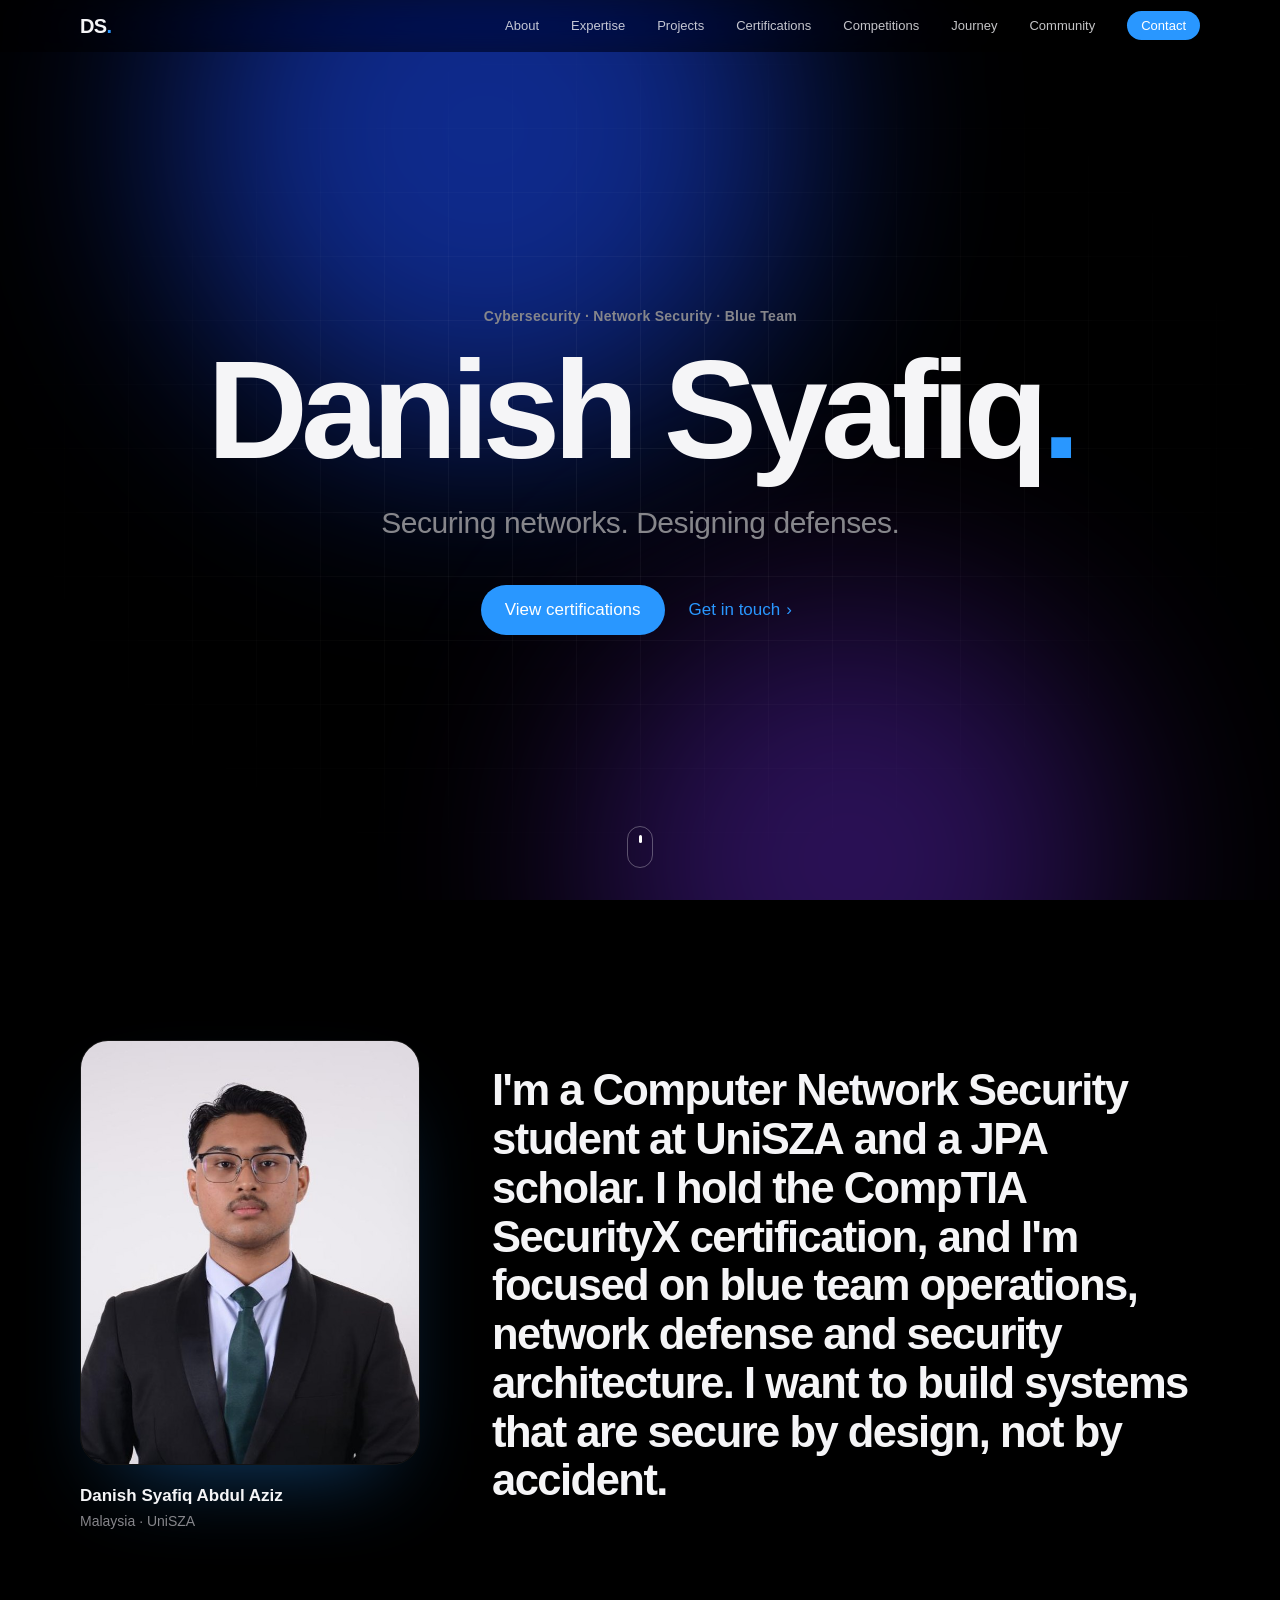
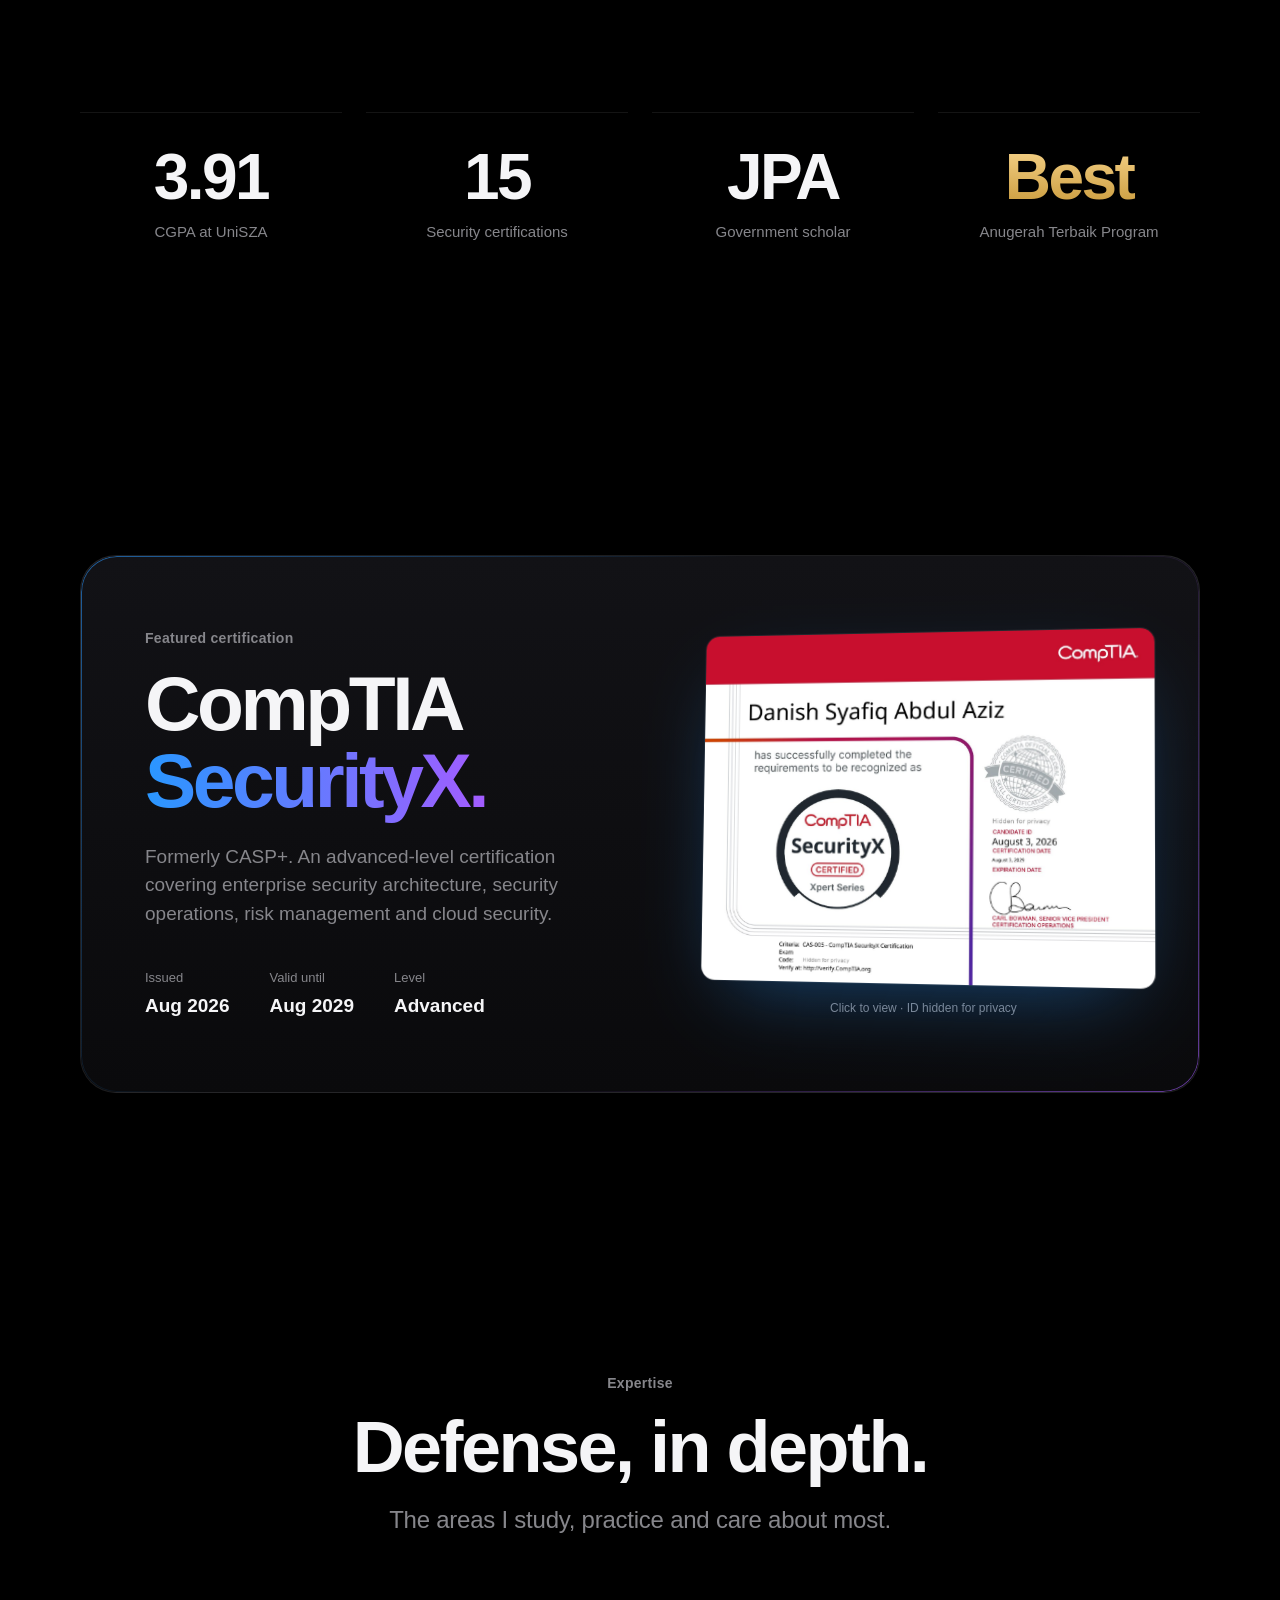
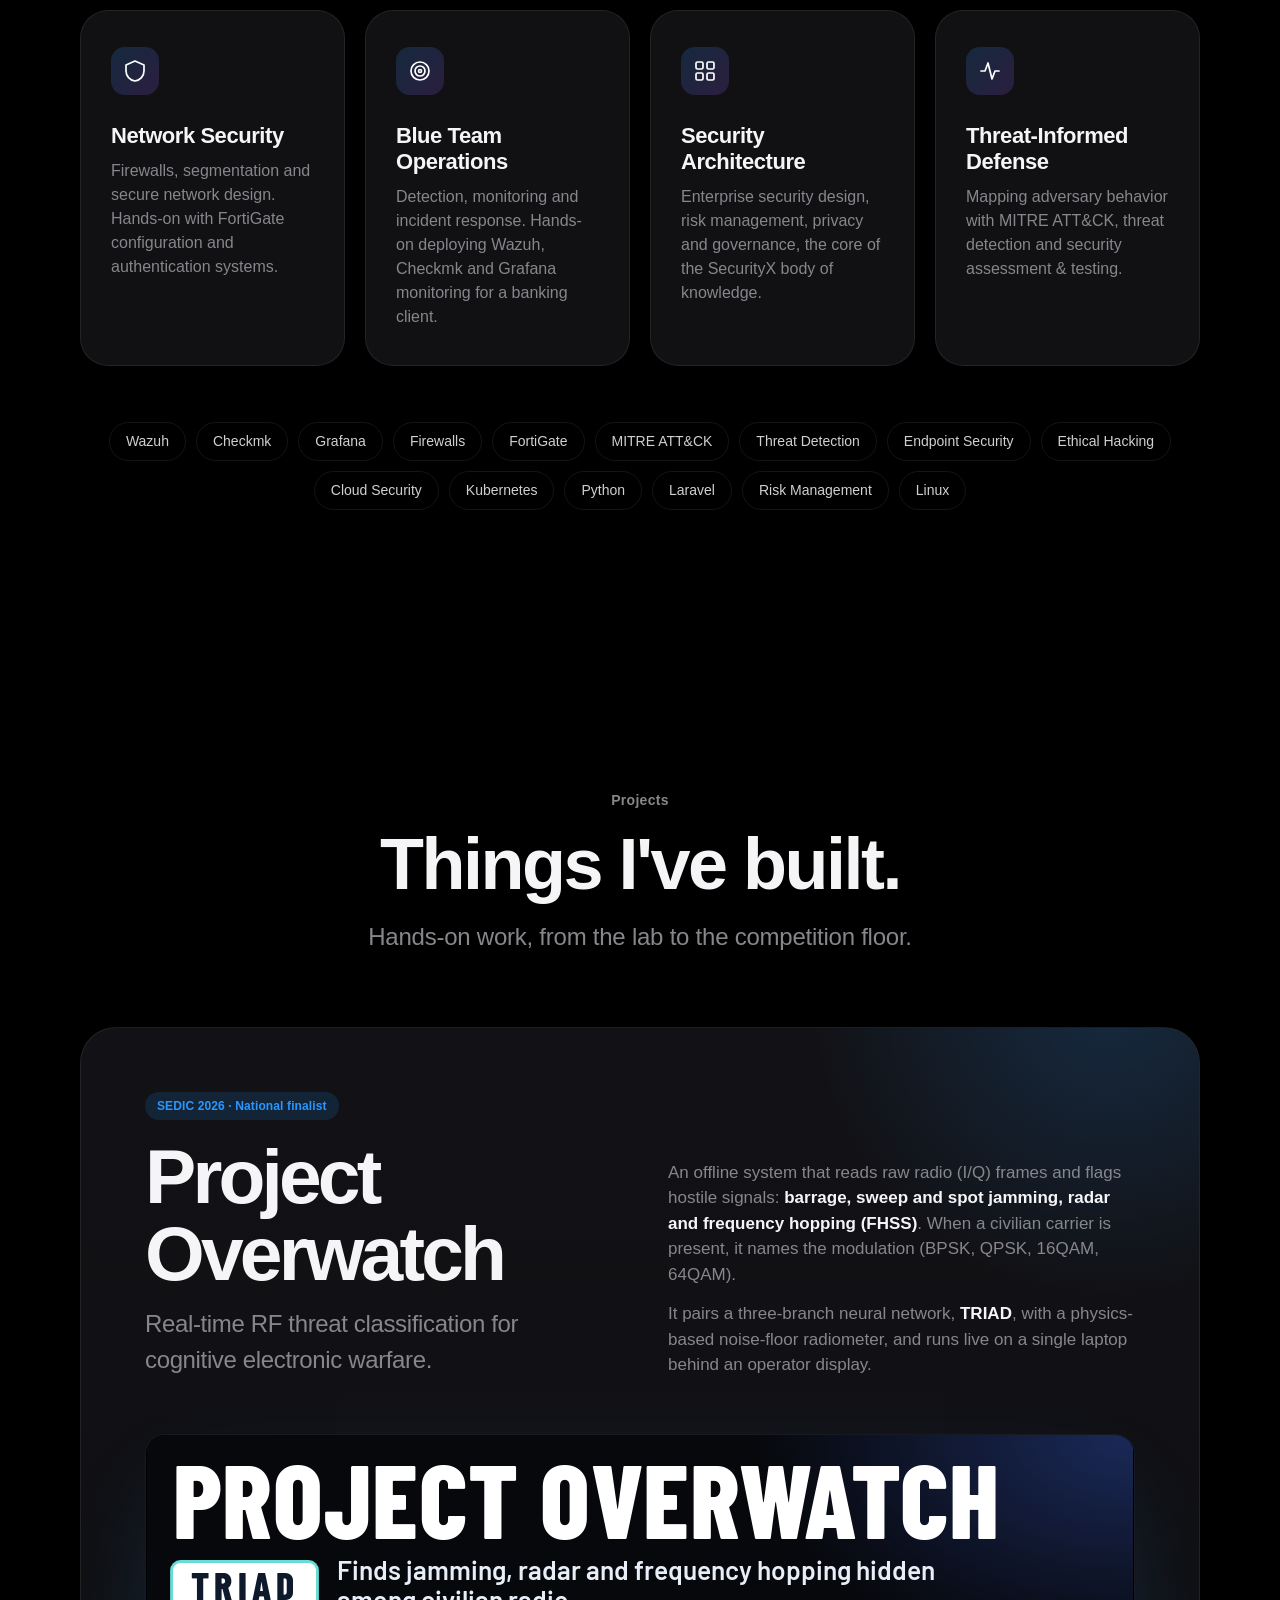
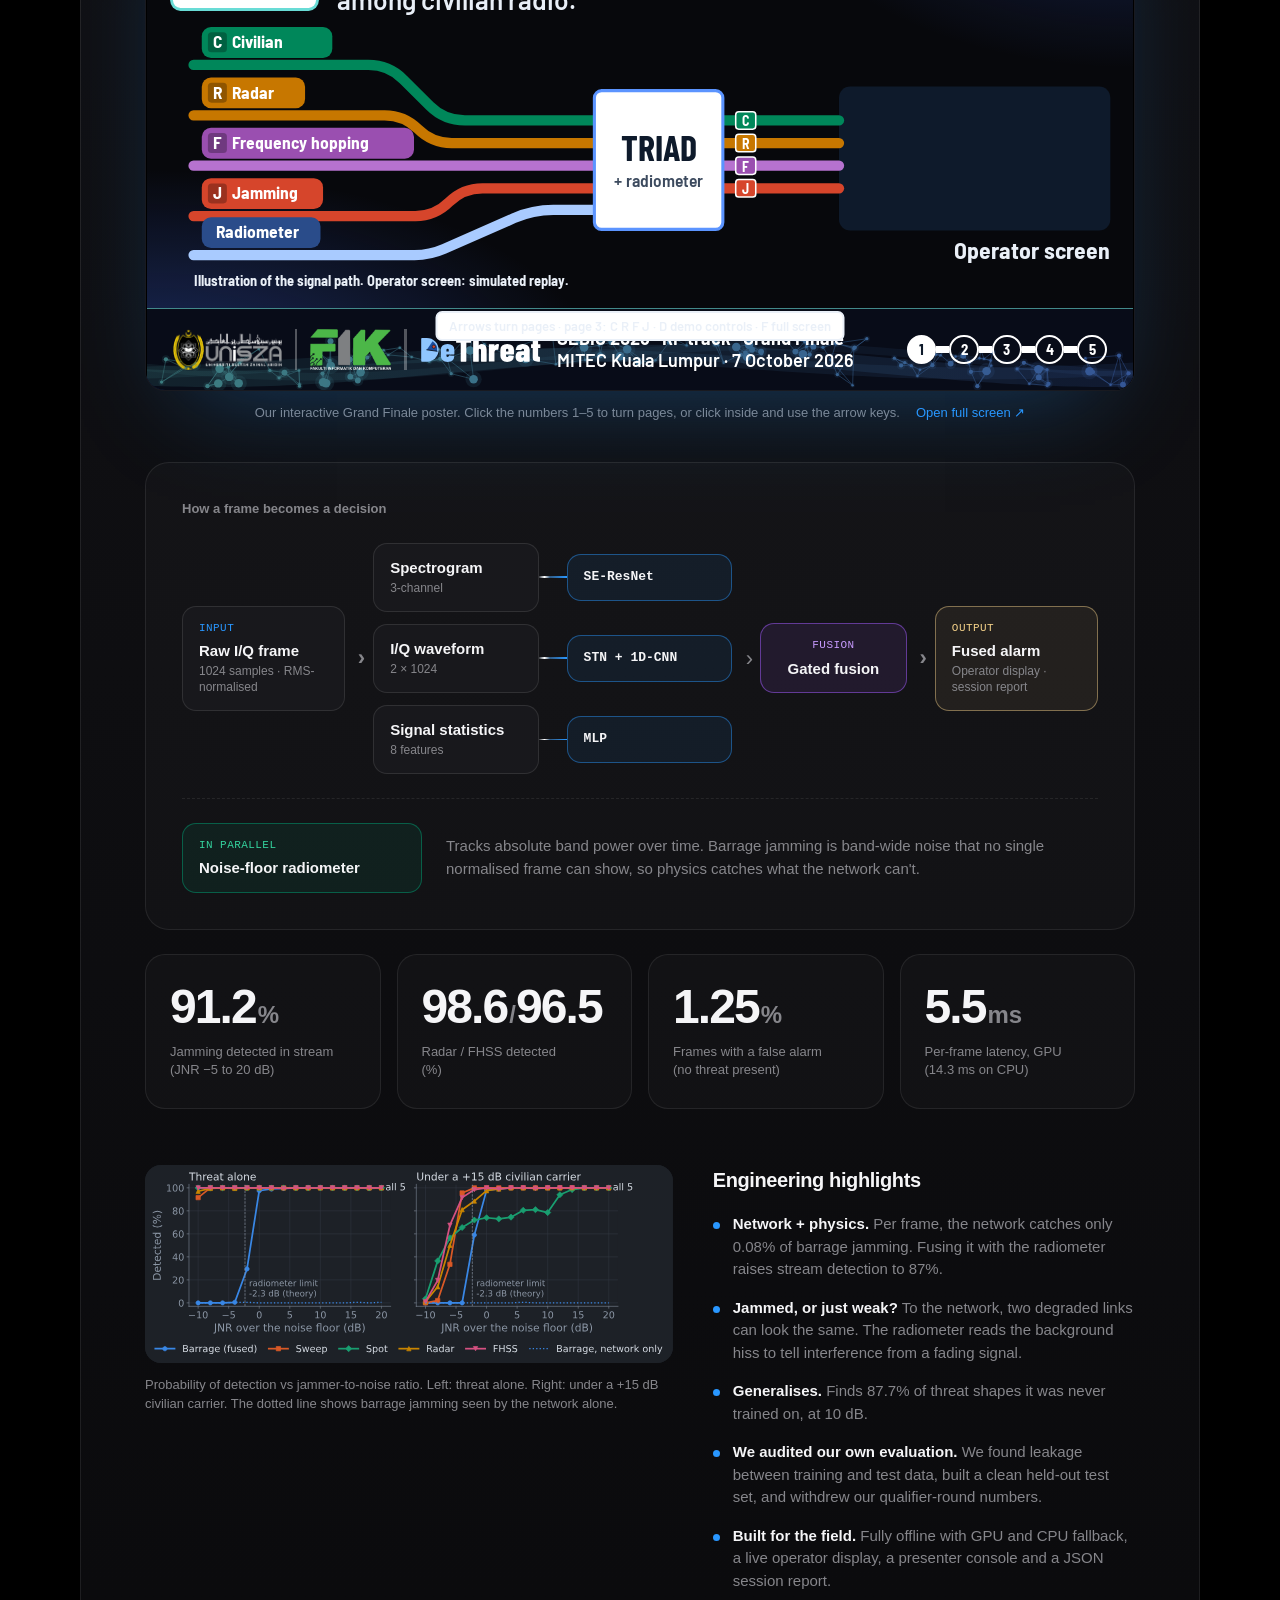
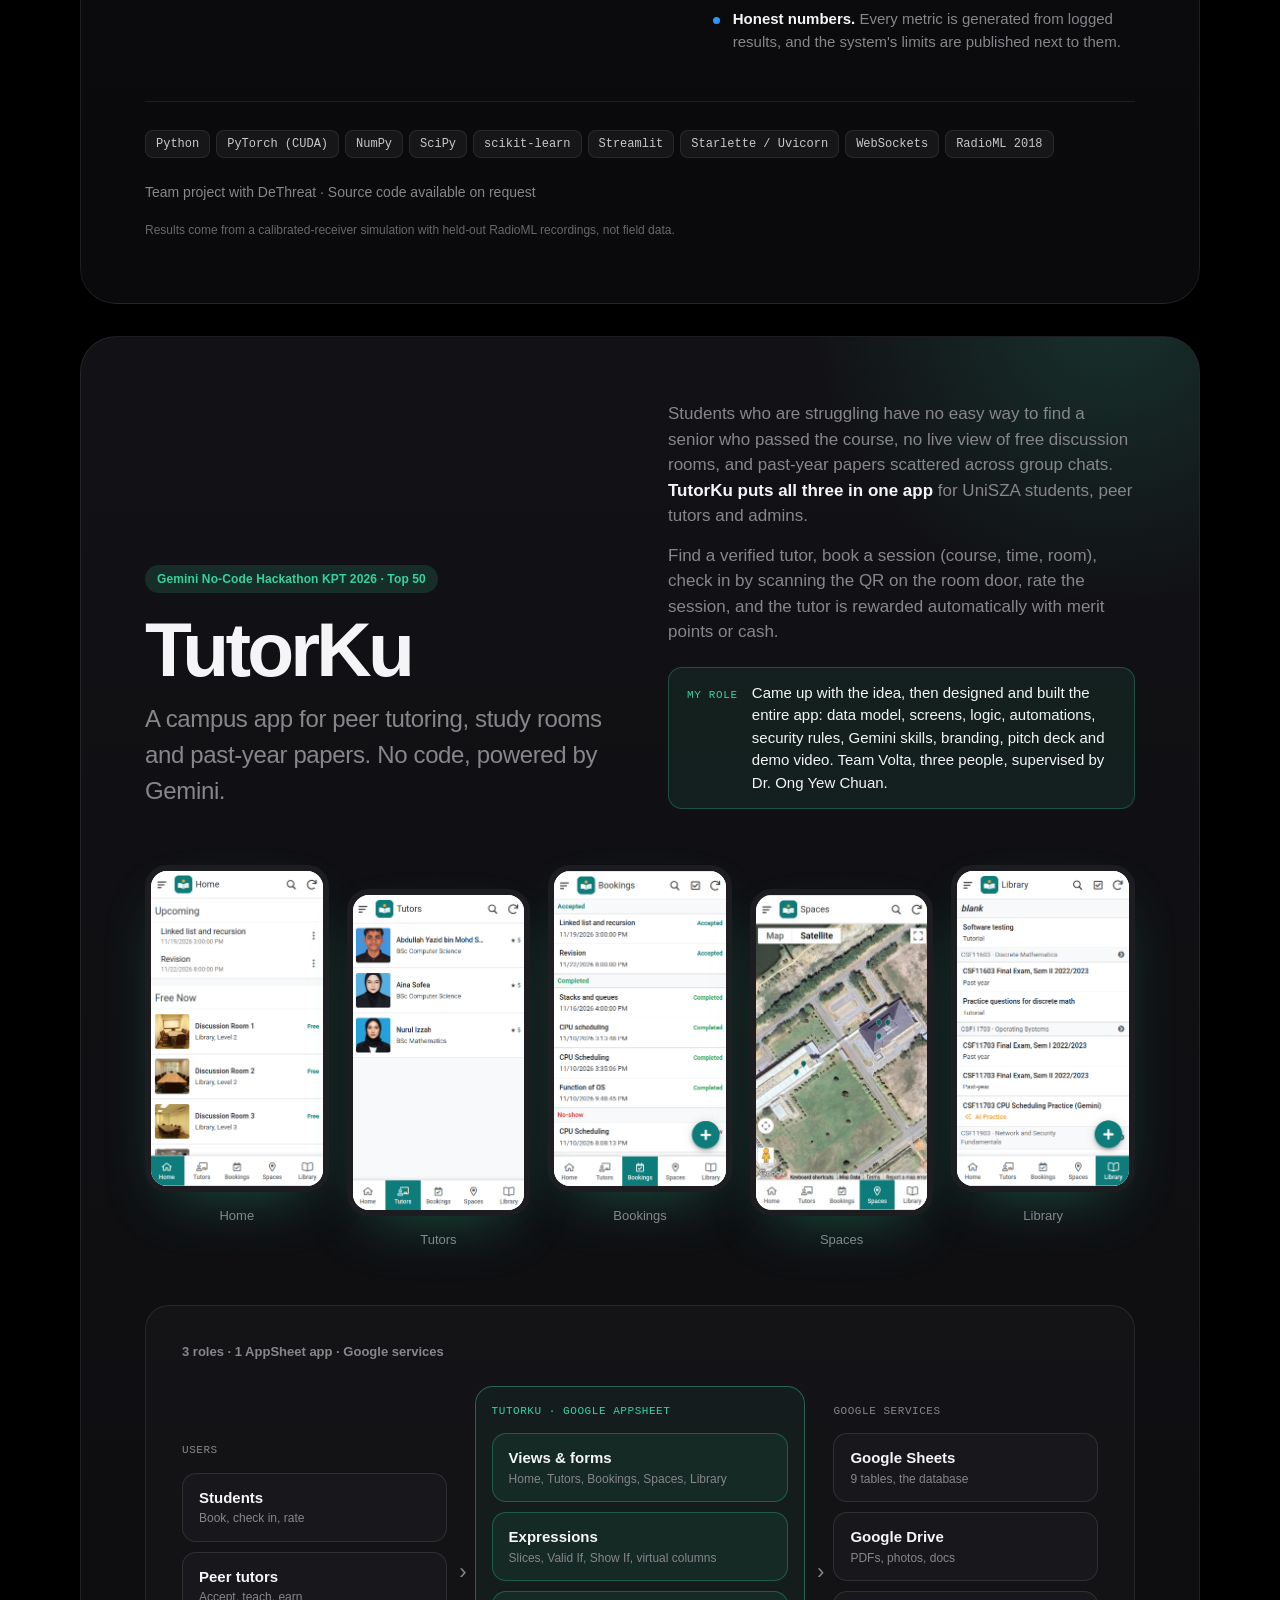
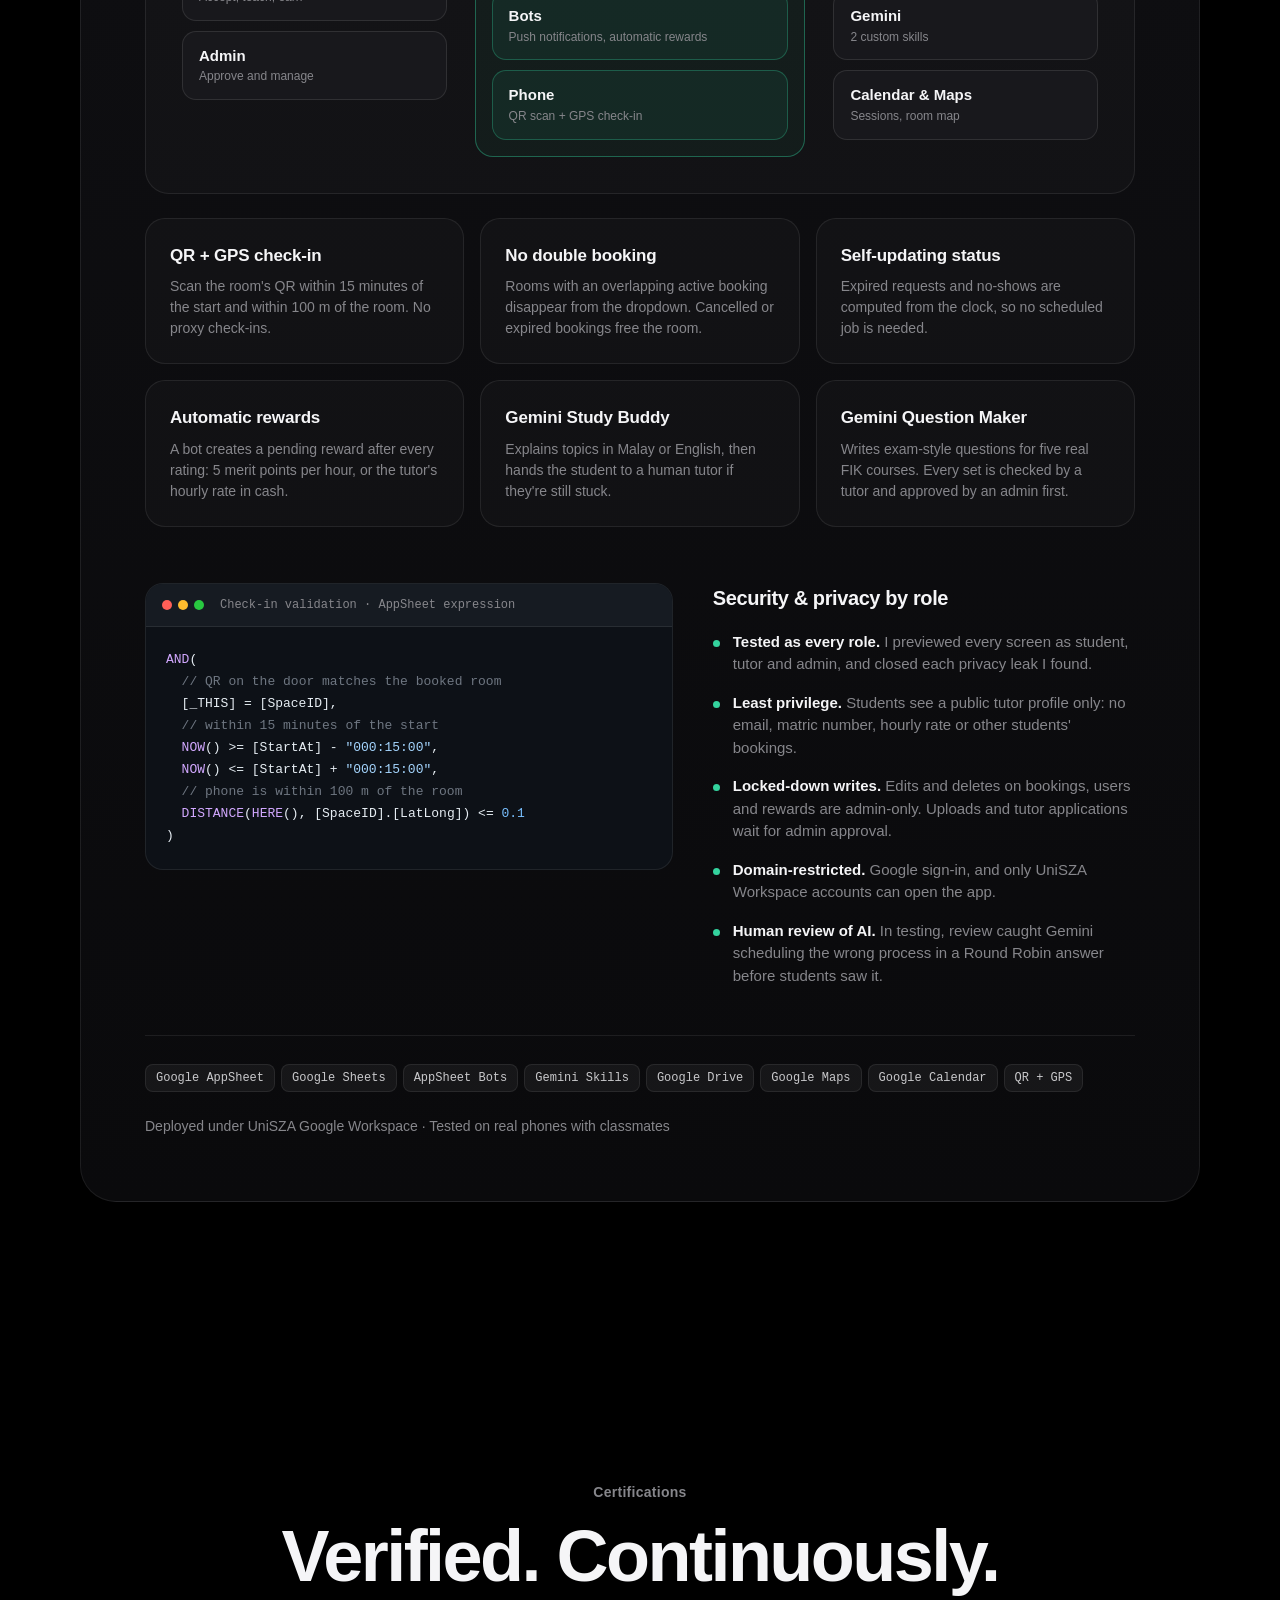
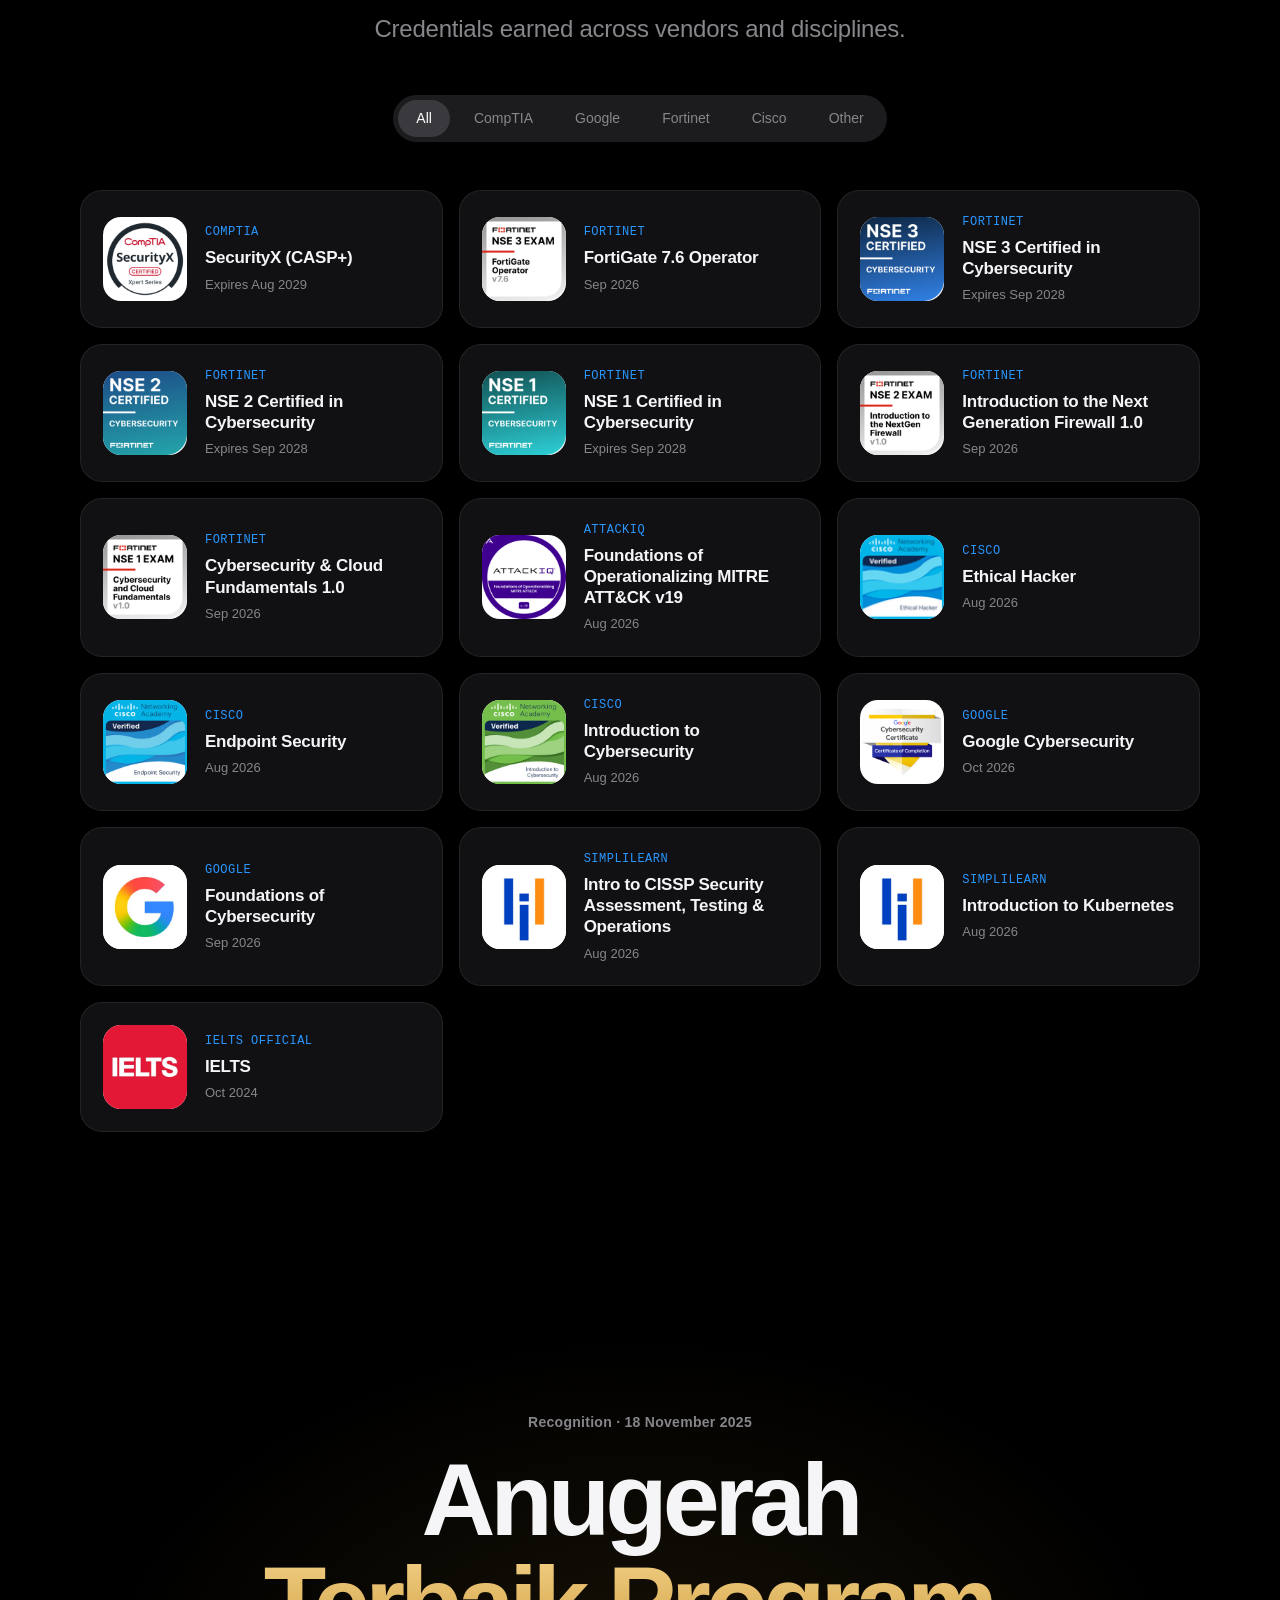
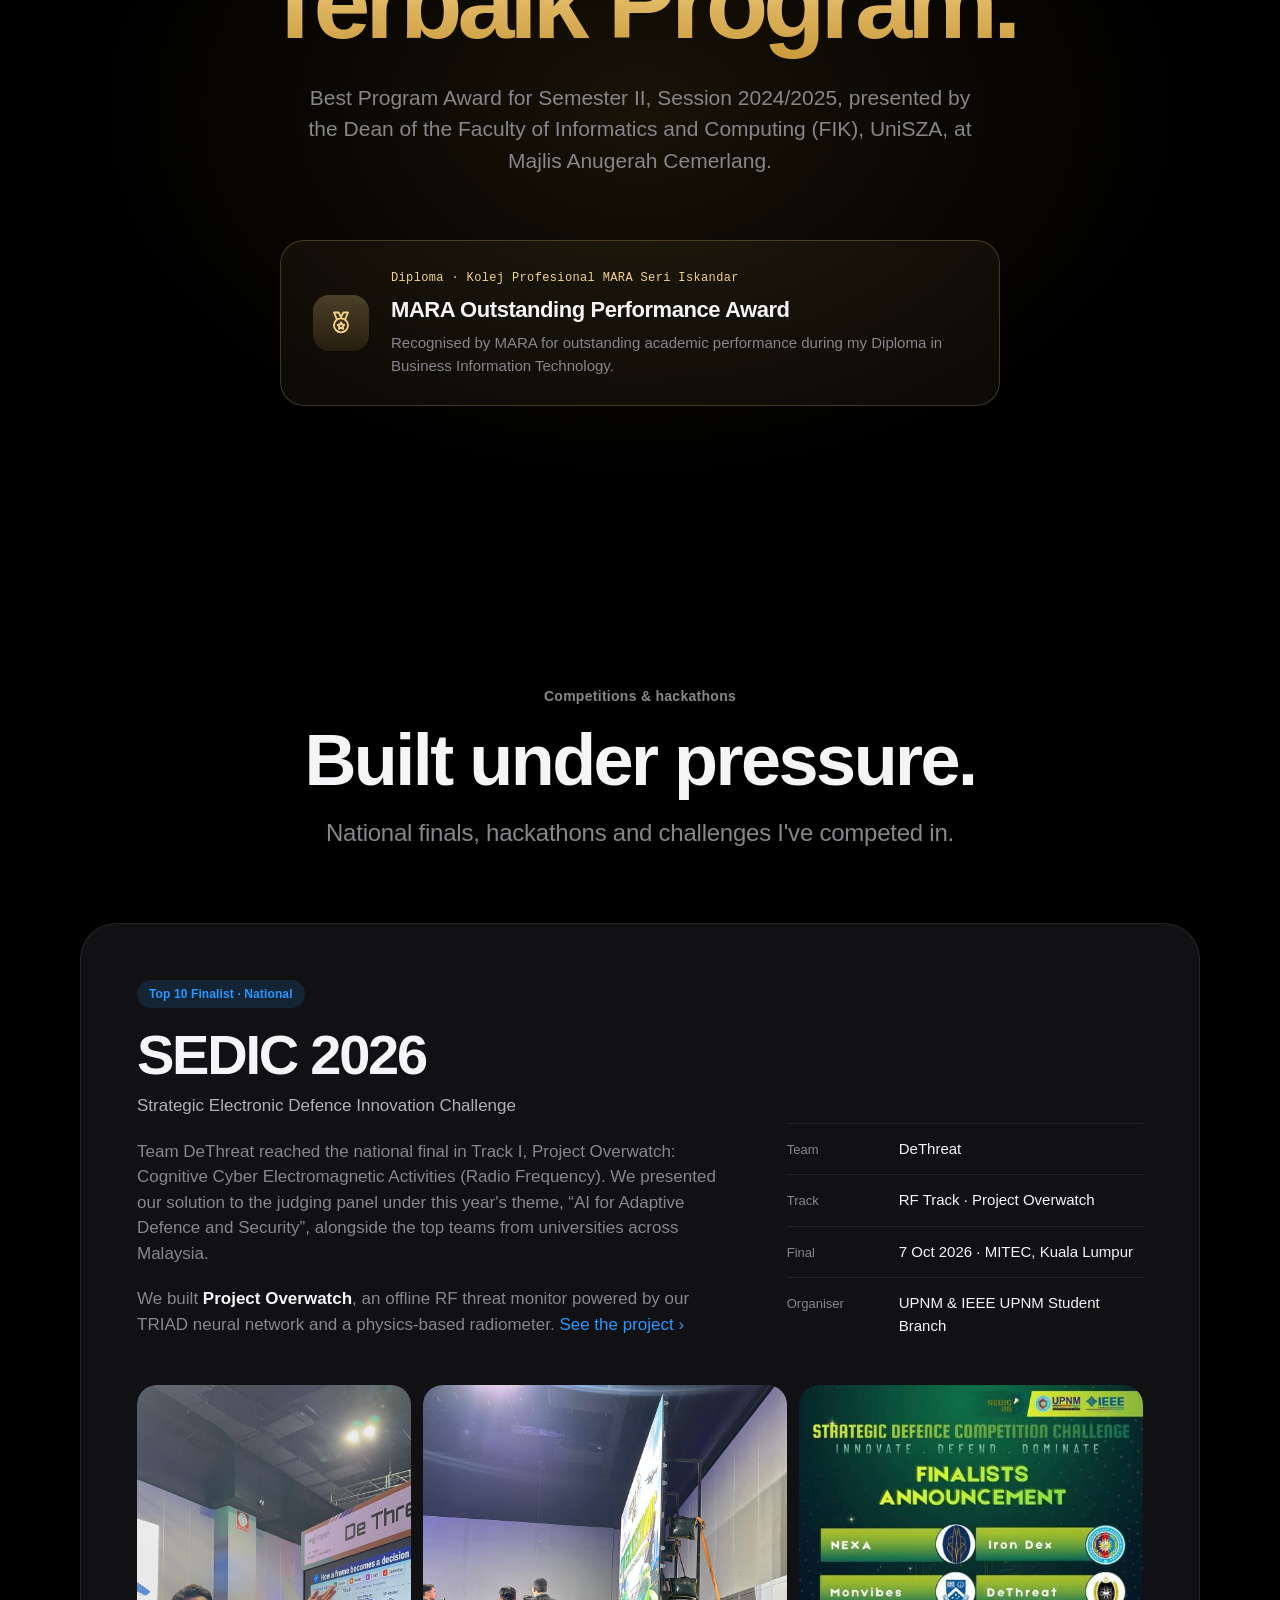
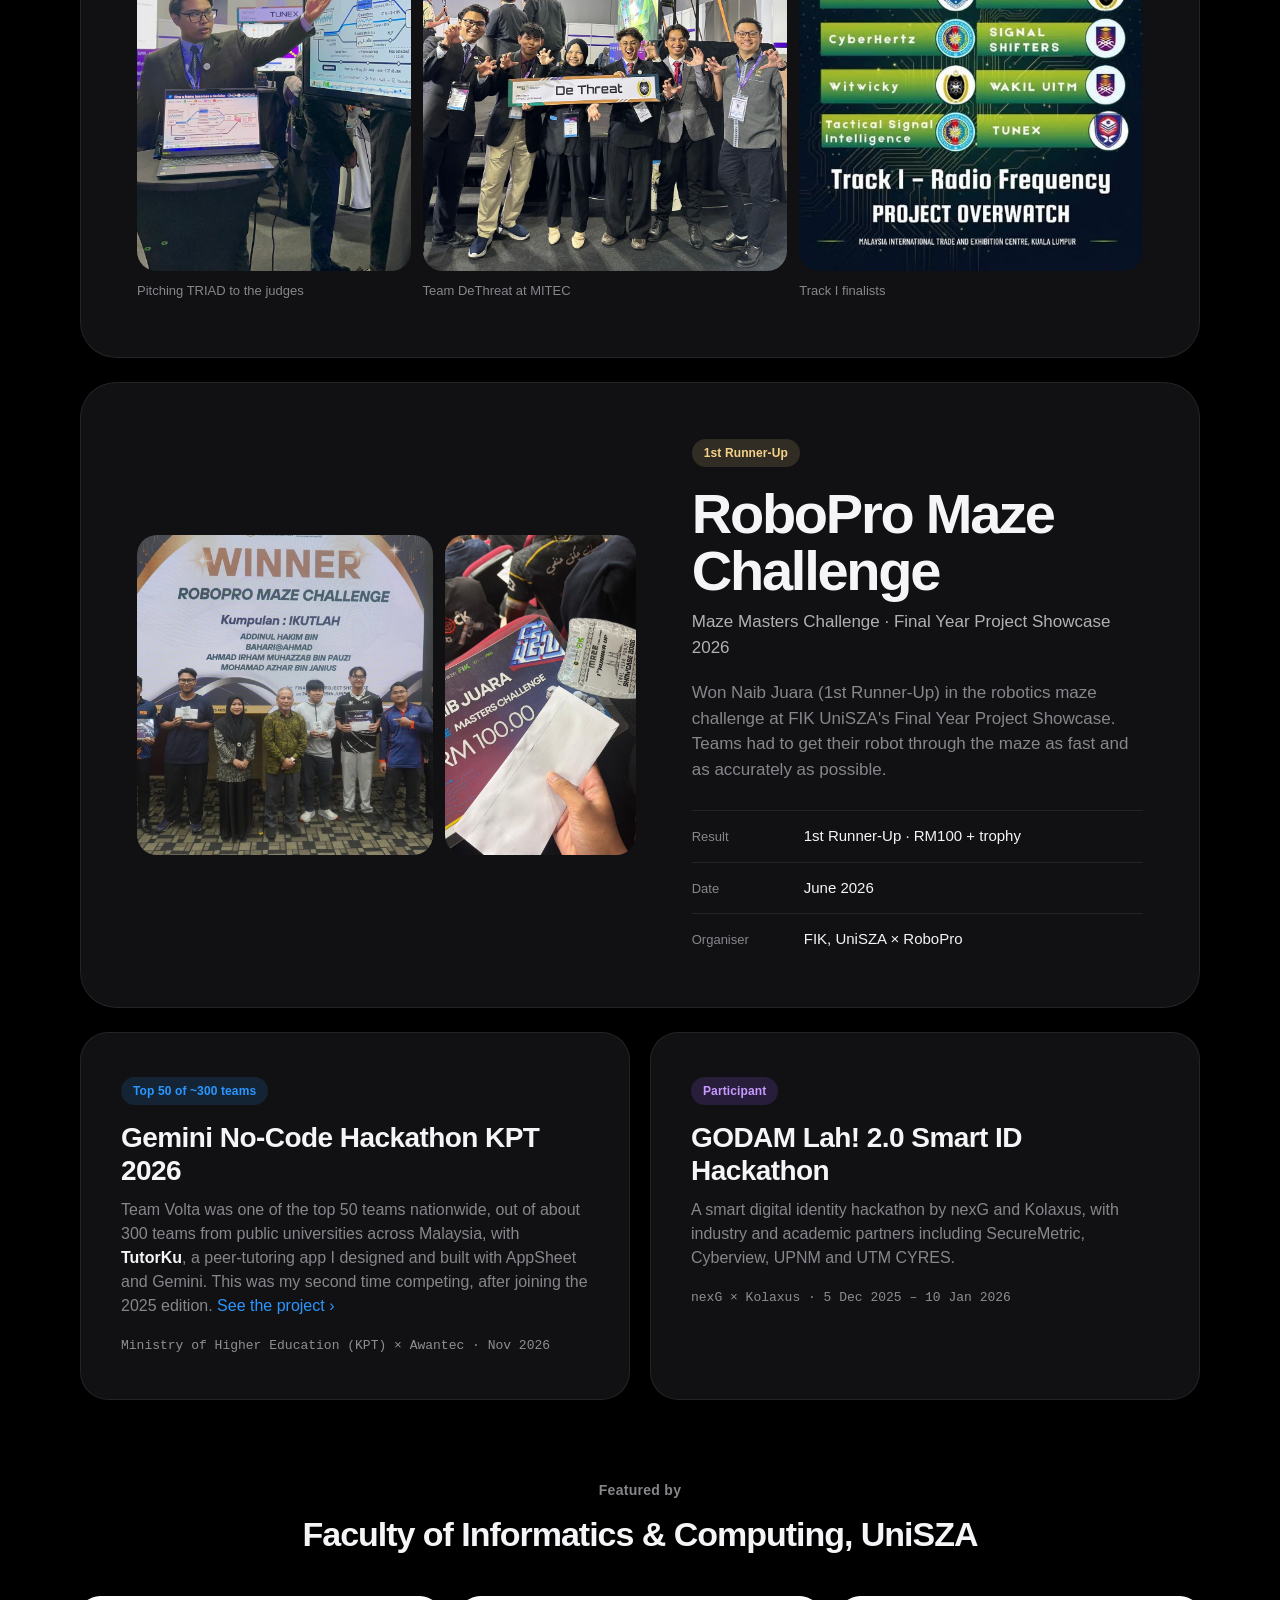
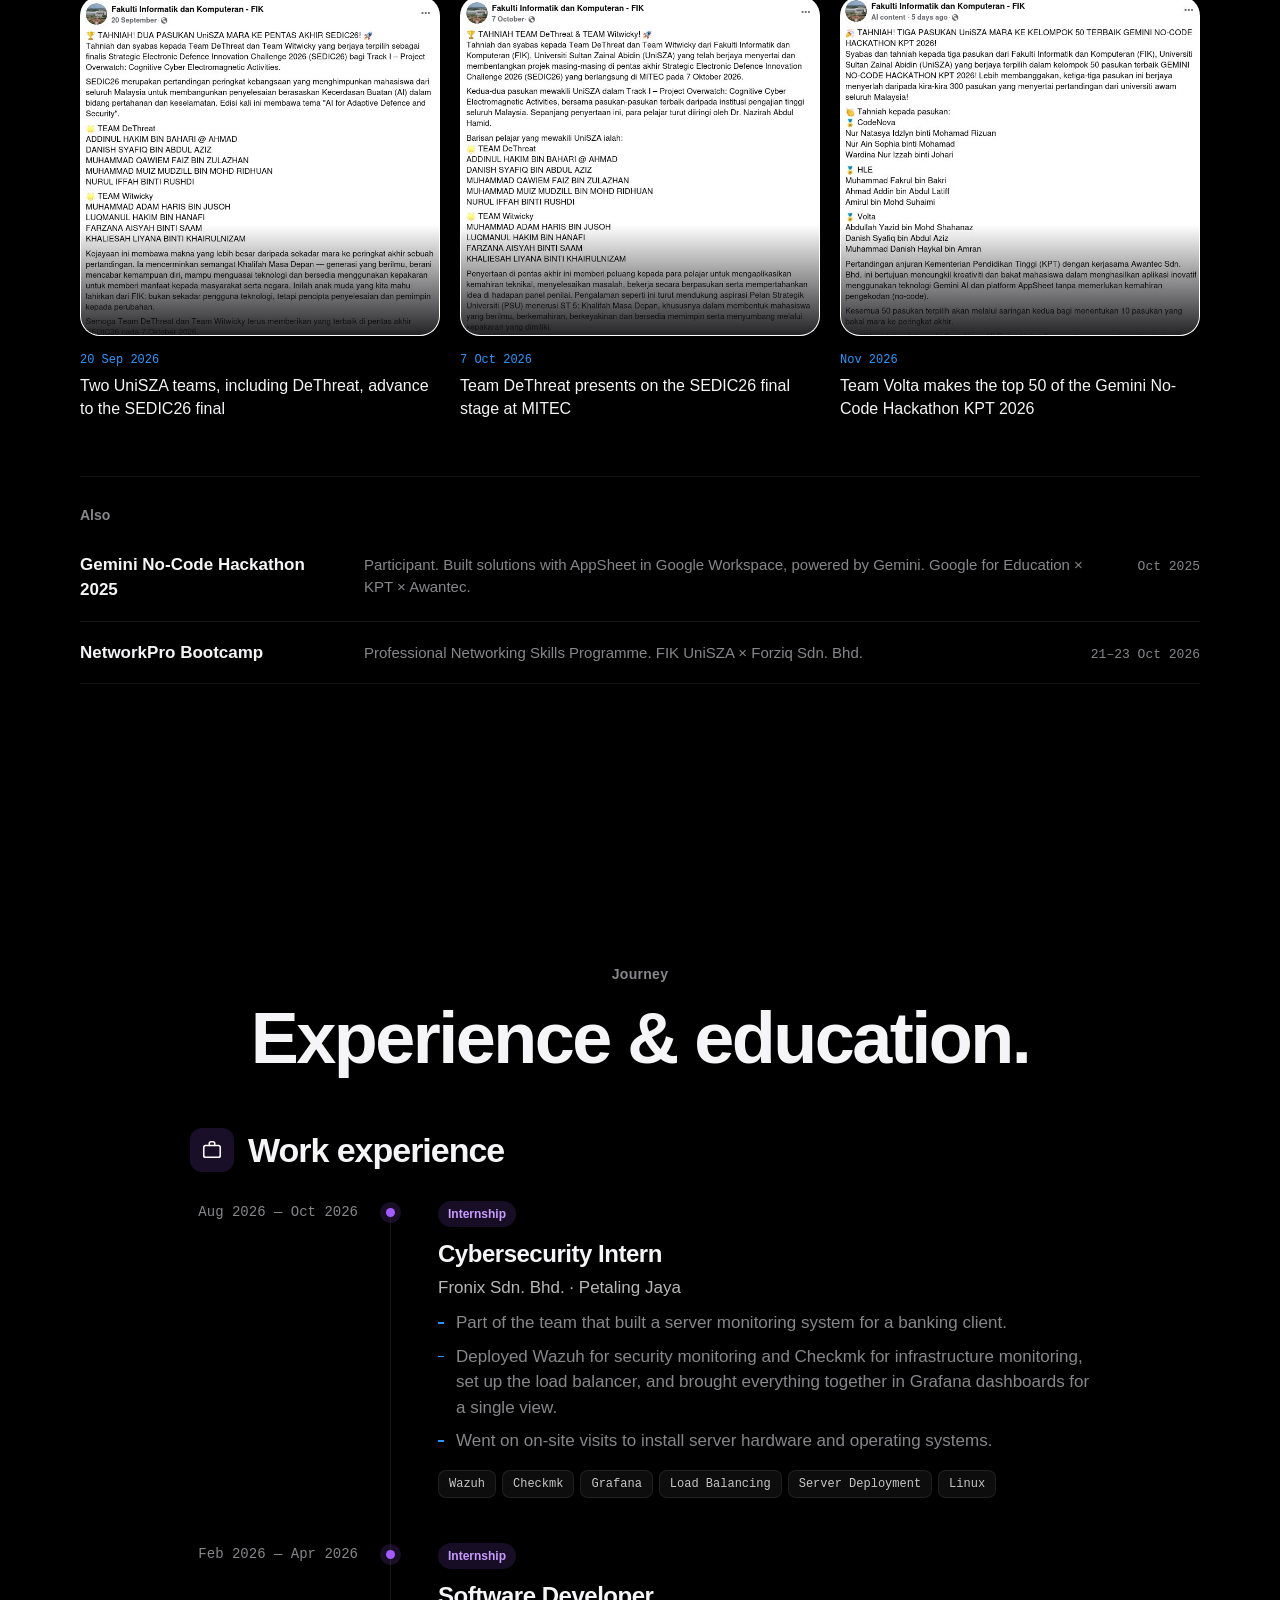
<file: index.html>
<!DOCTYPE html>
<html lang="en">
<head>
  <meta charset="UTF-8" />
  <meta name="viewport" content="width=device-width, initial-scale=1.0" />
  <title>Danish Syafiq — Cybersecurity Portfolio</title>
  <meta name="description" content="Danish Syafiq Abdul Aziz — CompTIA SecurityX certified cybersecurity student focused on network security, blue team operations and security architecture." />
  <meta name="theme-color" content="#000000" />
  <link rel="icon" href="data:image/svg+xml,<svg xmlns='http://www.w3.org/2000/svg' viewBox='0 0 100 100'><rect width='100' height='100' rx='22' fill='%23000'/><text x='50' y='66' font-size='46' font-family='-apple-system,Helvetica,Arial' font-weight='700' text-anchor='middle' fill='%23f5f5f7'>DS</text></svg>" />
  <link rel="stylesheet" href="style.css" />
</head>
<body>

  <!-- ===== NAV ===== -->
  <header class="nav" id="nav">
    <div class="nav-inner">
      <a href="#top" class="nav-brand">DS<span class="dot">.</span></a>
      <nav class="nav-links" id="navLinks">
        <a href="#about">About</a>
        <a href="#expertise">Expertise</a>
        <a href="#projects">Projects</a>
        <a href="#certifications">Certifications</a>
        <a href="#competitions">Competitions</a>
        <a href="#journey">Journey</a>
        <a href="#community">Community</a>
        <a href="#contact" class="nav-cta">Contact</a>
      </nav>
      <button class="nav-toggle" id="navToggle" aria-label="Open menu"><span></span><span></span></button>
    </div>
  </header>

  <main id="top">

    <!-- ===== HERO ===== -->
    <section class="hero" id="hero">
      <div class="hero-bg" aria-hidden="true">
        <div class="glow glow-1"></div>
        <div class="glow glow-2"></div>
        <div class="grid"></div>
      </div>
      <div class="hero-content" id="heroContent">
        <p class="eyebrow reveal">Cybersecurity &middot; Network Security &middot; Blue Team</p>
        <h1 class="hero-title reveal">Danish Syafiq<span class="accent">.</span></h1>
        <p class="hero-sub reveal">
          <span class="scramble" data-text="Securing networks. Designing defenses.">Securing networks. Designing defenses.</span>
        </p>
        <div class="hero-actions reveal">
          <a href="#certifications" class="btn btn-primary">View certifications</a>
          <a href="#contact" class="btn btn-link">Get in touch <span class="chev">›</span></a>
        </div>
      </div>
      <a href="#about" class="scroll-hint" aria-label="Scroll down"><span></span></a>
    </section>

    <!-- ===== PINNED SCROLL STATEMENT ===== -->
    <section class="statement" id="about">
      <div class="statement-sticky">
        <figure class="about-photo reveal">
          <img src="images/portrait.jpg" alt="Portrait of Danish Syafiq" width="640" height="800" loading="lazy" />
          <figcaption><strong>Danish Syafiq Abdul Aziz</strong><span>Malaysia &middot; UniSZA</span></figcaption>
        </figure>
        <p class="statement-text" id="statementText">
          I'm a Computer Network Security student at UniSZA and a JPA scholar. I hold the CompTIA SecurityX certification, and I'm focused on blue team operations, network defense and security architecture. I want to build systems that are secure by design, not by accident.
        </p>
      </div>
    </section>

    <!-- ===== STATS ===== -->
    <section class="section stats">
      <div class="container stats-grid">
        <div class="stat reveal">
          <div class="stat-num"><span class="count" data-to="3.91" data-dec="2">0</span></div>
          <div class="stat-label">CGPA at UniSZA</div>
        </div>
        <div class="stat reveal">
          <div class="stat-num"><span class="count" data-to="15" data-dec="0">0</span></div>
          <div class="stat-label">Security certifications</div>
        </div>
        <div class="stat reveal">
          <div class="stat-num">JPA</div>
          <div class="stat-label">Government scholar</div>
        </div>
        <div class="stat reveal">
          <div class="stat-num gold">Best</div>
          <div class="stat-label">Anugerah Terbaik Program</div>
        </div>
      </div>
    </section>

    <!-- ===== FEATURED CERT ===== -->
    <section class="section featured">
      <div class="container">
        <div class="featured-card reveal">
          <div class="featured-inner">
            <p class="eyebrow">Featured certification</p>
            <h2 class="featured-title">CompTIA<br /><span class="grad">SecurityX.</span></h2>
            <p class="featured-desc">Formerly CASP+. An advanced-level certification covering enterprise security architecture, security operations, risk management and cloud security.</p>
            <div class="featured-meta">
              <div><span>Issued</span>Aug 2026</div>
              <div><span>Valid until</span>Aug 2029</div>
              <div><span>Level</span>Advanced</div>
            </div>
          </div>
          <div class="featured-visual">
            <figure class="cert-doc">
              <img src="images/securityx-certificate.jpg" alt="CompTIA SecurityX certificate issued to Danish Syafiq Abdul Aziz, 3 August 2026. Candidate ID and verification code hidden for privacy." width="1400" height="1082" loading="lazy" data-zoom />
              <figcaption>Click to view &middot; ID hidden for privacy</figcaption>
            </figure>
          </div>
        </div>
      </div>
    </section>

    <!-- ===== EXPERTISE ===== -->
    <section class="section" id="expertise">
      <div class="container">
        <header class="section-head reveal">
          <p class="eyebrow">Expertise</p>
          <h2 class="section-title">Defense, in depth.</h2>
          <p class="section-sub">The areas I study, practice and care about most.</p>
        </header>
        <div class="cards-4">
          <article class="card reveal">
            <div class="card-icon">
              <svg viewBox="0 0 24 24"><path d="M12 2 3 6v6c0 5 3.8 9.4 9 10 5.2-.6 9-5 9-10V6l-9-4Z"/></svg>
            </div>
            <h3>Network Security</h3>
            <p>Firewalls, segmentation and secure network design. Hands-on with FortiGate configuration and authentication systems.</p>
          </article>
          <article class="card reveal">
            <div class="card-icon">
              <svg viewBox="0 0 24 24"><circle cx="12" cy="12" r="9"/><circle cx="12" cy="12" r="5"/><circle cx="12" cy="12" r="1.5"/></svg>
            </div>
            <h3>Blue Team Operations</h3>
            <p>Detection, monitoring and incident response. Hands-on deploying Wazuh, Checkmk and Grafana monitoring for a banking client.</p>
          </article>
          <article class="card reveal">
            <div class="card-icon">
              <svg viewBox="0 0 24 24"><rect x="3" y="3" width="7" height="7" rx="1.5"/><rect x="14" y="3" width="7" height="7" rx="1.5"/><rect x="3" y="14" width="7" height="7" rx="1.5"/><rect x="14" y="14" width="7" height="7" rx="1.5"/></svg>
            </div>
            <h3>Security Architecture</h3>
            <p>Enterprise security design, risk management, privacy and governance, the core of the SecurityX body of knowledge.</p>
          </article>
          <article class="card reveal">
            <div class="card-icon">
              <svg viewBox="0 0 24 24"><path d="M3 12h4l3-8 4 16 3-8h4"/></svg>
            </div>
            <h3>Threat-Informed Defense</h3>
            <p>Mapping adversary behavior with MITRE ATT&amp;CK, threat detection and security assessment &amp; testing.</p>
          </article>
        </div>
        <div class="chips reveal">
          <span>Wazuh</span><span>Checkmk</span><span>Grafana</span><span>Firewalls</span><span>FortiGate</span><span>MITRE ATT&amp;CK</span><span>Threat Detection</span><span>Endpoint Security</span><span>Ethical Hacking</span><span>Cloud Security</span><span>Kubernetes</span><span>Python</span><span>Laravel</span><span>Risk Management</span><span>Linux</span>
        </div>
      </div>
    </section>

    <!-- ===== PROJECTS ===== -->
    <section class="section" id="projects">
      <div class="container">
        <header class="section-head reveal">
          <p class="eyebrow">Projects</p>
          <h2 class="section-title">Things I've built.</h2>
          <p class="section-sub">Hands-on work, from the lab to the competition floor.</p>
        </header>

        <article class="project reveal">
          <!-- Intro -->
          <div class="project-intro">
            <div>
              <span class="badge badge-blue">SEDIC 2026 &middot; National finalist</span>
              <h3 class="project-title">Project Overwatch</h3>
              <p class="project-tagline">Real-time RF threat classification for cognitive electronic warfare.</p>
            </div>
            <div class="project-summary">
              <p>An offline system that reads raw radio (I/Q) frames and flags hostile signals: <strong>barrage, sweep and spot jamming, radar and frequency hopping (FHSS)</strong>. When a civilian carrier is present, it names the modulation (BPSK, QPSK, 16QAM, 64QAM).</p>
              <p>It pairs a three-branch neural network, <strong>TRIAD</strong>, with a physics-based noise-floor radiometer, and runs live on a single laptop behind an operator display.</p>
            </div>
          </div>

          <!-- Interactive poster -->
          <figure class="project-hero">
            <div class="poster-frame">
              <iframe src="overwatch-poster.html" title="Project Overwatch interactive poster" loading="lazy"></iframe>
            </div>
            <figcaption>
              <span>Our interactive Grand Finale poster. Click the numbers 1–5 to turn pages, or click inside and use the arrow keys.</span>
              <a href="overwatch-poster.html" target="_blank" rel="noopener" class="inline-link">Open full screen ↗</a>
            </figcaption>
          </figure>

          <!-- Architecture -->
          <div class="arch" aria-label="TRIAD architecture diagram">
            <p class="arch-label">How a frame becomes a decision</p>
            <div class="arch-flow">
              <div class="node node-in"><span class="node-k">Input</span>Raw I/Q frame<small>1024 samples &middot; RMS-normalised</small></div>
              <div class="arch-branches">
                <div class="branch"><span class="node">Spectrogram<small>3-channel</small></span><span class="pipe"></span><span class="node node-model">SE-ResNet</span></div>
                <div class="branch"><span class="node">I/Q waveform<small>2 &times; 1024</small></span><span class="pipe"></span><span class="node node-model">STN + 1D-CNN</span></div>
                <div class="branch"><span class="node">Signal statistics<small>8 features</small></span><span class="pipe"></span><span class="node node-model">MLP</span></div>
              </div>
              <div class="node node-fuse"><span class="node-k">Fusion</span>Gated fusion</div>
              <div class="node node-out"><span class="node-k">Output</span>Fused alarm<small>Operator display &middot; session report</small></div>
            </div>
            <div class="arch-radio">
              <span class="node node-radio"><span class="node-k">In parallel</span>Noise-floor radiometer</span>
              <p>Tracks absolute band power over time. Barrage jamming is band-wide noise that no single normalised frame can show, so physics catches what the network can't.</p>
            </div>
          </div>

          <!-- Metrics -->
          <div class="metrics">
            <div class="metric"><div class="metric-num">91.2<span>%</span></div><div class="metric-label">Jamming detected in stream<br />(JNR −5 to 20 dB)</div></div>
            <div class="metric"><div class="metric-num">98.6<span>/</span>96.5</div><div class="metric-label">Radar / FHSS detected<br />(%)</div></div>
            <div class="metric"><div class="metric-num">1.25<span>%</span></div><div class="metric-label">Frames with a false alarm<br />(no threat present)</div></div>
            <div class="metric"><div class="metric-num">5.5<span>ms</span></div><div class="metric-label">Per-frame latency, GPU<br />(14.3 ms on CPU)</div></div>
          </div>

          <!-- Chart + highlights -->
          <div class="project-split">
            <figure class="project-chart">
              <img src="images/overwatch-pd-vs-jnr.svg" alt="Probability of detection versus jammer-to-noise ratio for barrage, sweep and spot jamming, radar and FHSS, alone and under a civilian carrier" loading="lazy" data-zoom />
              <figcaption>Probability of detection vs jammer-to-noise ratio. Left: threat alone. Right: under a +15 dB civilian carrier. The dotted line shows barrage jamming seen by the network alone.</figcaption>
            </figure>
            <div class="highlights">
              <h4>Engineering highlights</h4>
              <ul>
                <li><strong>Network + physics.</strong> Per frame, the network catches only 0.08% of barrage jamming. Fusing it with the radiometer raises stream detection to 87%.</li>
                <li><strong>Jammed, or just weak?</strong> To the network, two degraded links can look the same. The radiometer reads the background hiss to tell interference from a fading signal.</li>
                <li><strong>Generalises.</strong> Finds 87.7% of threat shapes it was never trained on, at 10 dB.</li>
                <li><strong>We audited our own evaluation.</strong> We found leakage between training and test data, built a clean held-out test set, and withdrew our qualifier-round numbers.</li>
                <li><strong>Built for the field.</strong> Fully offline with GPU and CPU fallback, a live operator display, a presenter console and a JSON session report.</li>
                <li><strong>Honest numbers.</strong> Every metric is generated from logged results, and the system's limits are published next to them.</li>
              </ul>
            </div>
          </div>

          <!-- Stack + footer -->
          <div class="project-foot">
            <div class="tl-tools">
              <span>Python</span><span>PyTorch (CUDA)</span><span>NumPy</span><span>SciPy</span><span>scikit-learn</span><span>Streamlit</span><span>Starlette / Uvicorn</span><span>WebSockets</span><span>RadioML 2018</span>
            </div>
            <!-- TODO: if the repo becomes public, replace the <span> below with:
                 <a href="https://github.com/Addinul/Hackathon-SEDIC-v2.0" target="_blank" rel="noopener" class="btn btn-ghost">View on GitHub</a> -->
            <span class="project-note">Team project with DeThreat &middot; Source code available on request</span>
          </div>
          <p class="project-disclaimer">Results come from a calibrated-receiver simulation with held-out RadioML recordings, not field data.</p>
        </article>

        <!-- ===== TutorKu ===== -->
        <article class="project project-green reveal" id="tutorku">
          <div class="project-intro">
            <div>
              <span class="badge badge-green">Gemini No-Code Hackathon KPT 2026 &middot; Top 50</span>
              <h3 class="project-title">TutorKu</h3>
              <p class="project-tagline">A campus app for peer tutoring, study rooms and past-year papers. No code, powered by Gemini.</p>
            </div>
            <div class="project-summary">
              <p>Students who are struggling have no easy way to find a senior who passed the course, no live view of free discussion rooms, and past-year papers scattered across group chats. <strong>TutorKu puts all three in one app</strong> for UniSZA students, peer tutors and admins.</p>
              <p>Find a verified tutor, book a session (course, time, room), check in by scanning the QR on the room door, rate the session, and the tutor is rewarded automatically with merit points or cash.</p>
              <div class="role">
                <span class="role-k">My role</span>
                <span>Came up with the idea, then designed and built the entire app: data model, screens, logic, automations, security rules, Gemini skills, branding, pitch deck and demo video. Team Volta, three people, supervised by Dr. Ong Yew Chuan.</span>
              </div>
            </div>
          </div>

          <!-- Phone screenshots -->
          <div class="phones" aria-label="TutorKu app screenshots">
            <figure class="phone"><img src="images/tutorku-home.png" alt="TutorKu home screen with upcoming sessions and free discussion rooms" loading="lazy" data-zoom /><figcaption>Home</figcaption></figure>
            <figure class="phone"><img src="images/tutorku-tutors.png" alt="List of verified peer tutors with ratings" loading="lazy" data-zoom /><figcaption>Tutors</figcaption></figure>
            <figure class="phone"><img src="images/tutorku-bookings.png" alt="Bookings grouped by accepted, completed and no-show status" loading="lazy" data-zoom /><figcaption>Bookings</figcaption></figure>
            <figure class="phone"><img src="images/tutorku-spaces.jpg" alt="Satellite map of study spaces around the UniSZA library" loading="lazy" data-zoom /><figcaption>Spaces</figcaption></figure>
            <figure class="phone"><img src="images/tutorku-library.png" alt="Library of past-year papers and Gemini AI practice sets grouped by course" loading="lazy" data-zoom /><figcaption>Library</figcaption></figure>
          </div>

          <!-- Architecture -->
          <div class="arch arch-tk" aria-label="TutorKu architecture diagram">
            <p class="arch-label">3 roles &middot; 1 AppSheet app &middot; Google services</p>
            <div class="tk-grid">
              <div class="tk-col">
                <span class="tk-col-k">Users</span>
                <span class="node">Students<small>Book, check in, rate</small></span>
                <span class="node">Peer tutors<small>Accept, teach, earn</small></span>
                <span class="node">Admin<small>Approve and manage</small></span>
              </div>
              <div class="tk-col tk-core">
                <span class="tk-col-k">TutorKu &middot; Google AppSheet</span>
                <span class="node node-green">Views &amp; forms<small>Home, Tutors, Bookings, Spaces, Library</small></span>
                <span class="node node-green">Expressions<small>Slices, Valid If, Show If, virtual columns</small></span>
                <span class="node node-green">Bots<small>Push notifications, automatic rewards</small></span>
                <span class="node node-green">Phone<small>QR scan + GPS check-in</small></span>
              </div>
              <div class="tk-col">
                <span class="tk-col-k">Google services</span>
                <span class="node">Google Sheets<small>9 tables, the database</small></span>
                <span class="node">Google Drive<small>PDFs, photos, docs</small></span>
                <span class="node">Gemini<small>2 custom skills</small></span>
                <span class="node">Calendar &amp; Maps<small>Sessions, room map</small></span>
              </div>
            </div>
          </div>

          <!-- Features -->
          <div class="tk-features">
            <div class="tk-feat"><h5>QR + GPS check-in</h5><p>Scan the room's QR within 15 minutes of the start and within 100 m of the room. No proxy check-ins.</p></div>
            <div class="tk-feat"><h5>No double booking</h5><p>Rooms with an overlapping active booking disappear from the dropdown. Cancelled or expired bookings free the room.</p></div>
            <div class="tk-feat"><h5>Self-updating status</h5><p>Expired requests and no-shows are computed from the clock, so no scheduled job is needed.</p></div>
            <div class="tk-feat"><h5>Automatic rewards</h5><p>A bot creates a pending reward after every rating: 5 merit points per hour, or the tutor's hourly rate in cash.</p></div>
            <div class="tk-feat"><h5>Gemini Study Buddy</h5><p>Explains topics in Malay or English, then hands the student to a human tutor if they're still stuck.</p></div>
            <div class="tk-feat"><h5>Gemini Question Maker</h5><p>Writes exam-style questions for five real FIK courses. Every set is checked by a tutor and approved by an admin first.</p></div>
          </div>

          <!-- Code + security -->
          <div class="project-split">
            <div class="code-card">
              <div class="code-head"><span></span><span></span><span></span><em>Check-in validation &middot; AppSheet expression</em></div>
<pre><code><span class="c-fn">AND</span>(
  <span class="c-cm">// QR on the door matches the booked room</span>
  [_THIS] = [SpaceID],
  <span class="c-cm">// within 15 minutes of the start</span>
  <span class="c-fn">NOW</span>() &gt;= [StartAt] - <span class="c-str">"000:15:00"</span>,
  <span class="c-fn">NOW</span>() &lt;= [StartAt] + <span class="c-str">"000:15:00"</span>,
  <span class="c-cm">// phone is within 100 m of the room</span>
  <span class="c-fn">DISTANCE</span>(<span class="c-fn">HERE</span>(), [SpaceID].[LatLong]) &lt;= <span class="c-num">0.1</span>
)</code></pre>
            </div>
            <div class="highlights">
              <h4>Security &amp; privacy by role</h4>
              <ul>
                <li><strong>Tested as every role.</strong> I previewed every screen as student, tutor and admin, and closed each privacy leak I found.</li>
                <li><strong>Least privilege.</strong> Students see a public tutor profile only: no email, matric number, hourly rate or other students' bookings.</li>
                <li><strong>Locked-down writes.</strong> Edits and deletes on bookings, users and rewards are admin-only. Uploads and tutor applications wait for admin approval.</li>
                <li><strong>Domain-restricted.</strong> Google sign-in, and only UniSZA Workspace accounts can open the app.</li>
                <li><strong>Human review of AI.</strong> In testing, review caught Gemini scheduling the wrong process in a Round Robin answer before students saw it.</li>
              </ul>
            </div>
          </div>

          <div class="project-foot">
            <div class="tl-tools">
              <span>Google AppSheet</span><span>Google Sheets</span><span>AppSheet Bots</span><span>Gemini Skills</span><span>Google Drive</span><span>Google Maps</span><span>Google Calendar</span><span>QR + GPS</span>
            </div>
            <span class="project-note">Deployed under UniSZA Google Workspace &middot; Tested on real phones with classmates</span>
          </div>
        </article>
      </div>
    </section>

    <!-- ===== CERTIFICATIONS ===== -->
    <section class="section" id="certifications">
      <div class="container">
        <header class="section-head reveal">
          <p class="eyebrow">Certifications</p>
          <h2 class="section-title">Verified. Continuously.</h2>
          <p class="section-sub">Credentials earned across vendors and disciplines.</p>
        </header>

        <div class="filters reveal" id="filters">
          <button class="active" data-f="all">All</button>
          <button data-f="comptia">CompTIA</button>
          <button data-f="google">Google</button>
          <button data-f="fortinet">Fortinet</button>
          <button data-f="cisco">Cisco</button>
          <button data-f="other">Other</button>
        </div>

        <div class="cert-grid" id="certGrid">
          <article class="cert reveal" data-c="comptia"><div class="cert-badge"><img src="images/badges/comptia-securityx.png" alt="CompTIA SecurityX badge" width="100" height="100" loading="lazy" /></div><div class="cert-info"><span class="cert-issuer">CompTIA</span><h3>SecurityX (CASP+)</h3><span class="cert-date">Expires Aug 2029</span></div></article>
          <article class="cert reveal" data-c="fortinet"><div class="cert-badge"><img src="images/badges/fortinet-fortigate-operator.png" alt="Fortinet FortiGate 7.6 Operator badge" width="100" height="100" loading="lazy" /></div><div class="cert-info"><span class="cert-issuer">Fortinet</span><h3>FortiGate 7.6 Operator</h3><span class="cert-date">Sep 2026</span></div></article>
          <article class="cert reveal" data-c="fortinet"><div class="cert-badge"><img src="images/badges/fortinet-nse3.png" alt="Fortinet NSE 3 badge" width="100" height="100" loading="lazy" /></div><div class="cert-info"><span class="cert-issuer">Fortinet</span><h3>NSE 3 Certified in Cybersecurity</h3><span class="cert-date">Expires Sep 2028</span></div></article>
          <article class="cert reveal" data-c="fortinet"><div class="cert-badge"><img src="images/badges/fortinet-nse2.png" alt="Fortinet NSE 2 badge" width="100" height="100" loading="lazy" /></div><div class="cert-info"><span class="cert-issuer">Fortinet</span><h3>NSE 2 Certified in Cybersecurity</h3><span class="cert-date">Expires Sep 2028</span></div></article>
          <article class="cert reveal" data-c="fortinet"><div class="cert-badge"><img src="images/badges/fortinet-nse1.png" alt="Fortinet NSE 1 badge" width="100" height="100" loading="lazy" /></div><div class="cert-info"><span class="cert-issuer">Fortinet</span><h3>NSE 1 Certified in Cybersecurity</h3><span class="cert-date">Expires Sep 2028</span></div></article>
          <article class="cert reveal" data-c="fortinet"><div class="cert-badge"><img src="images/badges/fortinet-nextgen-firewall.png" alt="Fortinet Introduction to the Next Generation Firewall badge" width="100" height="100" loading="lazy" /></div><div class="cert-info"><span class="cert-issuer">Fortinet</span><h3>Introduction to the Next Generation Firewall 1.0</h3><span class="cert-date">Sep 2026</span></div></article>
          <article class="cert reveal" data-c="fortinet"><div class="cert-badge"><img src="images/badges/fortinet-cloud-fundamentals.png" alt="Fortinet Cybersecurity and Cloud Fundamentals badge" width="100" height="100" loading="lazy" /></div><div class="cert-info"><span class="cert-issuer">Fortinet</span><h3>Cybersecurity &amp; Cloud Fundamentals 1.0</h3><span class="cert-date">Sep 2026</span></div></article>
          <article class="cert reveal" data-c="other"><div class="cert-badge"><img src="images/badges/attackiq-mitre.png" alt="AttackIQ MITRE ATT&amp;CK badge" width="100" height="100" loading="lazy" /></div><div class="cert-info"><span class="cert-issuer">AttackIQ</span><h3>Foundations of Operationalizing MITRE ATT&amp;CK v19</h3><span class="cert-date">Aug 2026</span></div></article>
          <article class="cert reveal" data-c="cisco"><div class="cert-badge"><img src="images/badges/cisco-ethical-hacker.png" alt="Cisco Ethical Hacker badge" width="100" height="100" loading="lazy" /></div><div class="cert-info"><span class="cert-issuer">Cisco</span><h3>Ethical Hacker</h3><span class="cert-date">Aug 2026</span></div></article>
          <article class="cert reveal" data-c="cisco"><div class="cert-badge"><img src="images/badges/cisco-endpoint-security.png" alt="Cisco Endpoint Security badge" width="100" height="100" loading="lazy" /></div><div class="cert-info"><span class="cert-issuer">Cisco</span><h3>Endpoint Security</h3><span class="cert-date">Aug 2026</span></div></article>
          <article class="cert reveal" data-c="cisco"><div class="cert-badge"><img src="images/badges/cisco-intro-cybersecurity.png" alt="Cisco Introduction to Cybersecurity badge" width="100" height="100" loading="lazy" /></div><div class="cert-info"><span class="cert-issuer">Cisco</span><h3>Introduction to Cybersecurity</h3><span class="cert-date">Aug 2026</span></div></article>
          <article class="cert reveal" data-c="google"><div class="cert-badge"><img src="images/badges/google-cybersecurity.png" alt="Google Cybersecurity badge" width="100" height="100" loading="lazy" /></div><div class="cert-info"><span class="cert-issuer">Google</span><h3>Google Cybersecurity</h3><span class="cert-date">Oct 2026</span></div></article>
          <article class="cert reveal" data-c="google"><div class="cert-badge"><img src="images/badges/google.png" alt="Foundations of Cybersecurity badge" width="100" height="100" loading="lazy" /></div><div class="cert-info"><span class="cert-issuer">Google</span><h3>Foundations of Cybersecurity</h3><span class="cert-date">Sep 2026</span></div></article>
          <article class="cert reveal" data-c="other"><div class="cert-badge"><img src="images/badges/simplilearn.png" alt="Intro to CISSP Security Assessment, Testing &amp; Operations badge" width="100" height="100" loading="lazy" /></div><div class="cert-info"><span class="cert-issuer">Simplilearn</span><h3>Intro to CISSP Security Assessment, Testing &amp; Operations</h3><span class="cert-date">Aug 2026</span></div></article>
          <article class="cert reveal" data-c="other"><div class="cert-badge"><img src="images/badges/simplilearn.png" alt="Introduction to Kubernetes badge" width="100" height="100" loading="lazy" /></div><div class="cert-info"><span class="cert-issuer">Simplilearn</span><h3>Introduction to Kubernetes</h3><span class="cert-date">Aug 2026</span></div></article>
          <article class="cert reveal" data-c="other"><div class="cert-badge"><img src="images/badges/ielts.png" alt="IELTS badge" width="100" height="100" loading="lazy" /></div><div class="cert-info"><span class="cert-issuer">IELTS Official</span><h3>IELTS</h3><span class="cert-date">Oct 2024</span></div></article>
        </div>
      </div>
    </section>

    <!-- ===== AWARD ===== -->
    <section class="section award">
      <div class="container award-inner reveal">
        <p class="eyebrow">Recognition &middot; 18 November 2025</p>
        <h2 class="award-title">Anugerah<br /><span class="gold-grad">Terbaik Program.</span></h2>
        <p class="award-desc">Best Program Award for Semester II, Session 2024/2025, presented by the Dean of the Faculty of Informatics and Computing (FIK), UniSZA, at Majlis Anugerah Cemerlang.</p>
      </div>
      <div class="container">
        <div class="award-more reveal">
          <span class="award-medal" aria-hidden="true">
            <svg viewBox="0 0 24 24"><circle cx="12" cy="14" r="6"/><path d="M8.5 9 6 3h4l2 4 2-4h4l-2.5 6"/><path d="m12 11.5.9 1.8 2 .3-1.45 1.4.35 2-1.8-.95-1.8.95.35-2-1.45-1.4 2-.3Z"/></svg>
          </span>
          <div>
            <span class="award-more-k">Diploma &middot; Kolej Profesional MARA Seri Iskandar</span>
            <h3>MARA Outstanding Performance Award</h3>
            <p>Recognised by MARA for outstanding academic performance during my Diploma in Business Information Technology.</p>
          </div>
        </div>
      </div>
    </section>

    <!-- ===== COMPETITIONS & HACKATHONS ===== -->
    <section class="section" id="competitions">
      <div class="container">
        <header class="section-head reveal">
          <p class="eyebrow">Competitions &amp; hackathons</p>
          <h2 class="section-title">Built under pressure.</h2>
          <p class="section-sub">National finals, hackathons and challenges I've competed in.</p>
        </header>

        <!-- SEDIC 2026 -->
        <article class="comp-feature stacked reveal">
          <div class="stacked-text">
            <div>
              <span class="badge badge-blue">Top 10 Finalist &middot; National</span>
              <h3 class="comp-title">SEDIC 2026</h3>
              <p class="comp-full">Strategic Electronic Defence Innovation Challenge</p>
              <p class="comp-desc">Team DeThreat reached the national final in Track I, Project Overwatch: Cognitive Cyber Electromagnetic Activities (Radio Frequency). We presented our solution to the judging panel under this year's theme, “AI for Adaptive Defence and Security”, alongside the top teams from universities across Malaysia.</p>
              <p class="comp-desc">We built <strong>Project Overwatch</strong>, an offline RF threat monitor powered by our TRIAD neural network and a physics-based radiometer. <a href="#projects" class="inline-link">See the project ›</a></p>
            </div>
            <dl class="comp-meta">
              <div><dt>Team</dt><dd>DeThreat</dd></div>
              <div><dt>Track</dt><dd>RF Track &middot; Project Overwatch</dd></div>
              <div><dt>Final</dt><dd>7 Oct 2026 &middot; MITEC, Kuala Lumpur</dd></div>
              <div><dt>Organiser</dt><dd>UPNM &amp; IEEE UPNM Student Branch</dd></div>
            </dl>
          </div>
          <div class="gallery">
            <figure style="--r:0.5625">
              <img src="images/sedic26-pitch.jpg" alt="Danish presenting the TRIAD signal classification pipeline at the DeThreat booth" loading="lazy" data-zoom />
              <figcaption>Pitching TRIAD to the judges</figcaption>
            </figure>
            <figure style="--r:0.75">
              <img src="images/sedic26-team.jpg" alt="Team DeThreat with their advisor at SEDIC 2026, MITEC" loading="lazy" data-zoom />
              <figcaption>Team DeThreat at MITEC</figcaption>
            </figure>
            <figure style="--r:0.707">
              <img src="images/sedic26-finalists.jpg" alt="SEDIC 2026 Track I finalists announcement, featuring Team DeThreat" loading="lazy" data-zoom />
              <figcaption>Track I finalists</figcaption>
            </figure>
          </div>
        </article>

        <!-- RoboPro Maze -->
        <article class="comp-feature flip reveal">
          <div class="comp-text">
            <span class="badge badge-gold">1st Runner-Up</span>
            <h3 class="comp-title">RoboPro Maze Challenge</h3>
            <p class="comp-full">Maze Masters Challenge &middot; Final Year Project Showcase 2026</p>
            <p class="comp-desc">Won Naib Juara (1st Runner-Up) in the robotics maze challenge at FIK UniSZA's Final Year Project Showcase. Teams had to get their robot through the maze as fast and as accurately as possible.</p>
            <dl class="comp-meta">
              <div><dt>Result</dt><dd>1st Runner-Up &middot; RM100 + trophy</dd></div>
              <div><dt>Date</dt><dd>June 2026</dd></div>
              <div><dt>Organiser</dt><dd>FIK, UniSZA &times; RoboPro</dd></div>
            </dl>
          </div>
          <div class="comp-media media-duo">
            <img src="images/robopro-winners.jpg" alt="Prize winners of the RoboPro Maze Challenge on stage" loading="lazy" data-zoom />
            <img src="images/robopro-award.jpg" alt="Naib Juara Maze Masters Challenge award and 1st Runner-Up trophy" loading="lazy" data-zoom />
          </div>
        </article>

        <!-- Hackathon cards -->
        <div class="cards-2 comp-cards">
          <article class="card big reveal">
            <span class="badge badge-blue">Top 50 of ~300 teams</span>
            <h3>Gemini No-Code Hackathon KPT 2026</h3>
            <p>Team Volta was one of the top 50 teams nationwide, out of about 300 teams from public universities across Malaysia, with <strong>TutorKu</strong>, a peer-tutoring app I designed and built with AppSheet and Gemini. This was my second time competing, after joining the 2025 edition. <a href="#tutorku" class="inline-link">See the project ›</a></p>
            <p class="card-foot">Ministry of Higher Education (KPT) &times; Awantec &middot; Nov 2026</p>
          </article>
          <article class="card big reveal">
            <span class="badge badge-purple">Participant</span>
            <h3>GODAM Lah! 2.0 Smart ID Hackathon</h3>
            <p>A smart digital identity hackathon by nexG and Kolaxus, with industry and academic partners including SecureMetric, Cyberview, UPNM and UTM CYRES.</p>
            <p class="card-foot">nexG &times; Kolaxus &middot; 5 Dec 2025 – 10 Jan 2026</p>
          </article>
        </div>

        <!-- Featured by FIK -->
        <div class="press reveal">
          <div class="press-head">
            <p class="eyebrow">Featured by</p>
            <h3 class="press-title">Faculty of Informatics &amp; Computing, UniSZA</h3>
          </div>
          <div class="press-grid">
            <figure class="press-card">
              <div class="press-shot"><img src="images/fb-sedic-finalist.jpg" alt="FIK UniSZA Facebook post congratulating Team DeThreat on reaching the SEDIC26 final" loading="lazy" data-zoom /></div>
              <figcaption><span class="press-date">20 Sep 2026</span>Two UniSZA teams, including DeThreat, advance to the SEDIC26 final</figcaption>
            </figure>
            <figure class="press-card">
              <div class="press-shot"><img src="images/fb-sedic-final.jpg" alt="FIK UniSZA Facebook post on Team DeThreat presenting at the SEDIC26 final at MITEC" loading="lazy" data-zoom /></div>
              <figcaption><span class="press-date">7 Oct 2026</span>Team DeThreat presents on the SEDIC26 final stage at MITEC</figcaption>
            </figure>
            <figure class="press-card">
              <div class="press-shot"><img src="images/fb-gemini-top50.jpg" alt="FIK UniSZA Facebook post on Team Volta reaching the top 50 of the Gemini No-Code Hackathon KPT 2026" loading="lazy" data-zoom /></div>
              <figcaption><span class="press-date">Nov 2026</span>Team Volta makes the top 50 of the Gemini No-Code Hackathon KPT 2026</figcaption>
            </figure>
          </div>
        </div>

        <!-- Also -->
        <div class="also reveal">
          <p class="also-label">Also</p>
          <ul>
            <li>
              <span class="also-name">Gemini No-Code Hackathon 2025</span>
              <span class="also-desc">Participant. Built solutions with AppSheet in Google Workspace, powered by Gemini. Google for Education &times; KPT &times; Awantec.</span>
              <span class="also-date">Oct 2025</span>
            </li>
            <li>
              <span class="also-name">NetworkPro Bootcamp</span>
              <span class="also-desc">Professional Networking Skills Programme. FIK UniSZA &times; Forziq Sdn. Bhd.</span>
              <span class="also-date">21–23 Oct 2026</span>
            </li>
          </ul>
        </div>
      </div>
    </section>

    <!-- Lightbox for photos -->
    <div class="lightbox" id="lightbox" aria-hidden="true">
      <button class="lb-close" aria-label="Close">&times;</button>
      <img alt="" />
    </div>

    <!-- ===== JOURNEY ===== -->
    <section class="section" id="journey">
      <div class="container">
        <header class="section-head reveal">
          <p class="eyebrow">Journey</p>
          <h2 class="section-title">Experience &amp; education.</h2>
        </header>

        <!-- Work experience -->
        <div class="tl-group">
          <div class="tl-group-head reveal">
            <span class="tl-group-icon tag-work-bg">
              <svg viewBox="0 0 24 24"><rect x="3" y="7" width="18" height="13" rx="2"/><path d="M9 7V5a2 2 0 0 1 2-2h2a2 2 0 0 1 2 2v2"/></svg>
            </span>
            <h3 class="tl-group-title">Work experience</h3>
          </div>
          <div class="timeline">
            <div class="tl-item reveal">
              <div class="tl-date">Aug 2026 — Oct 2026</div>
              <div class="tl-body">
                <span class="tl-tag tag-work">Internship</span>
                <h3>Cybersecurity Intern</h3>
                <p class="tl-org">Fronix Sdn. Bhd. &middot; Petaling Jaya</p>
                <ul class="tl-points">
                  <li>Part of the team that built a server monitoring system for a banking client.</li>
                  <li>Deployed Wazuh for security monitoring and Checkmk for infrastructure monitoring, set up the load balancer, and brought everything together in Grafana dashboards for a single view.</li>
                  <li>Went on on-site visits to install server hardware and operating systems.</li>
                </ul>
                <div class="tl-tools"><span>Wazuh</span><span>Checkmk</span><span>Grafana</span><span>Load Balancing</span><span>Server Deployment</span><span>Linux</span></div>
              </div>
            </div>
            <div class="tl-item reveal">
              <div class="tl-date">Feb 2026 — Apr 2026</div>
              <div class="tl-body">
                <span class="tl-tag tag-work">Internship</span>
                <h3>Software Developer</h3>
                <p class="tl-org">TrackerHero</p>
                <p>Supported core development of two major company software systems, and streamlined the support ecosystem and system automation workflows.</p>
                <div class="tl-tools"><span>Laravel</span><span>Gleap</span></div>
              </div>
            </div>
          </div>
        </div>

        <!-- Education -->
        <div class="tl-group">
          <div class="tl-group-head reveal">
            <span class="tl-group-icon">
              <svg viewBox="0 0 24 24"><path d="M2 9l10-5 10 5-10 5L2 9Z"/><path d="M6 11v5c0 1.5 2.7 3 6 3s6-1.5 6-3v-5"/></svg>
            </span>
            <h3 class="tl-group-title">Education</h3>
          </div>
          <div class="timeline">
            <div class="tl-item reveal">
              <div class="tl-date">Aug 2024 — Feb 2028</div>
              <div class="tl-body">
                <h3>Bachelor of Computer Science (Computer Network Security) with Honours</h3>
                <p class="tl-org">Universiti Sultan Zainal Abidin (UniSZA)</p>
                <p>CGPA 3.91. JPA scholar. Class tutoring mentor. Led PMFIK, the faculty's student association.</p>
              </div>
            </div>
            <div class="tl-item reveal">
              <div class="tl-date">2022 — 2024</div>
              <div class="tl-body">
                <h3>Diploma in Business Information Technology</h3>
                <p class="tl-org">Kolej Profesional MARA (KPM) Seri Iskandar</p>
                <p>CGPA 3.93. MARA Outstanding Performance Award. Class tutoring mentor.</p>
              </div>
            </div>
            <div class="tl-item reveal">
              <div class="tl-date">2020 — 2021</div>
              <div class="tl-body">
                <h3>Sijil Pelajaran Malaysia (SPM)</h3>
                <p class="tl-org">SMK Bandar Tasik Puteri</p>
                <p>6A, 2A-, 1B+. Business, Economics &amp; Computer Science stream.</p>
              </div>
            </div>
          </div>
        </div>
      </div>
    </section>

    <!-- ===== COMMUNITY ===== -->
    <section class="section" id="community">
      <div class="container">
        <header class="section-head reveal">
          <p class="eyebrow">Leadership &amp; community</p>
          <h2 class="section-title">Beyond the terminal.</h2>
        </header>
        <div class="cards-2">
          <article class="card big reveal">
            <span class="card-kicker">UniSZA · Jan 2025</span>
            <h3>Head of Logistics</h3>
            <p>Logistics &amp; equipment committee for the “Jom Didik, Jom Sayang!” community service programme at Sekolah Kebangsaan Tembila, Besut.</p>
          </article>
          <article class="card big reveal">
            <span class="card-kicker">KPM · May 2023</span>
            <h3>CSR JIIL MADANI 2023</h3>
            <p>Organised and ran a CSR programme at Rumah Anak Yatim Bait Al-Amin, Parit, Perak, with the Student Representative Council.</p>
          </article>
          <article class="card big reveal">
            <span class="card-kicker">KPM · Since Oct 2023</span>
            <h3>Turtle Venture CSR</h3>
            <p>Hands-on volunteer in an animal welfare and turtle conservation CSR programme.</p>
          </article>
          <article class="card big reveal">
            <span class="card-kicker">KPM · Since Sep 2022</span>
            <h3>Committee Member</h3>
            <p>Staff and volunteer for Karnival Sukan Staf KPM &amp; KPM (KASAF) 2022.</p>
          </article>
        </div>
      </div>
    </section>

    <!-- ===== CONTACT ===== -->
    <section class="section contact" id="contact">
      <div class="container contact-inner reveal">
        <p class="eyebrow">Contact</p>
        <h2 class="contact-title">Let's build something<br /><span class="grad">secure.</span></h2>
        <p class="section-sub">Open to internships, collaborations and conversations about security.</p>
        <div class="contact-actions">
          <a href="https://mail.google.com/mail/?view=cm&amp;fs=1&amp;to=mrmydanish@gmail.com" target="_blank" rel="noopener" class="btn btn-primary">Email me</a>
          <a href="https://www.linkedin.com/in/danish-syafiq-abdul-aziz-a8b412316/" target="_blank" rel="noopener" class="btn btn-ghost">LinkedIn</a>
        </div>
      </div>
    </section>
  </main>

  <footer class="footer">
    <div class="container footer-inner">
      <span>© <span id="year"></span> Danish Syafiq Abdul Aziz</span>
      <span class="muted">Malaysia &middot; Built from scratch, hosted on GitHub Pages</span>
    </div>
  </footer>

  <script src="script.js"></script>
</body>
</html>
</file>
<file: style.css>
/* =========================================================
   Danish Syafiq — Portfolio
   Minimal, dark, Apple-inspired. No frameworks.
   ========================================================= */

:root {
  --bg: #000;
  --bg-2: #0b0b0d;
  --card: #111114;
  --line: rgba(255, 255, 255, 0.08);
  --text: #f5f5f7;
  --muted: #86868b;
  --blue: #2997ff;
  --purple: #a35cff;
  --gold-1: #f6d38a;
  --gold-2: #c99a3b;
  --radius: 28px;
  --ease: cubic-bezier(0.22, 1, 0.36, 1);
  --font: -apple-system, BlinkMacSystemFont, "SF Pro Display", "SF Pro Text", "Inter", "Segoe UI", Roboto, "Helvetica Neue", Arial, sans-serif;
  --mono: "SF Mono", ui-monospace, Menlo, Consolas, monospace;
}

* { box-sizing: border-box; margin: 0; padding: 0; }
html { scroll-behavior: smooth; -webkit-text-size-adjust: 100%; }
body {
  background: var(--bg);
  color: var(--text);
  font-family: var(--font);
  font-size: 17px;
  line-height: 1.5;
  -webkit-font-smoothing: antialiased;
  -moz-osx-font-smoothing: grayscale;
  overflow-x: hidden;
}
a { color: inherit; text-decoration: none; }
::selection { background: var(--blue); color: #fff; }

.container { width: min(1120px, 100% - 48px); margin-inline: auto; }
.section { padding: 140px 0; }
.muted { color: var(--muted); }

/* ---------- Type ---------- */
.eyebrow {
  font-size: 14px;
  font-weight: 600;
  letter-spacing: 0.02em;
  color: var(--muted);
  margin-bottom: 16px;
}
.section-head { text-align: center; margin-bottom: 72px; }
.section-title {
  font-size: clamp(40px, 6vw, 72px);
  font-weight: 700;
  letter-spacing: -0.035em;
  line-height: 1.05;
}
.section-sub {
  font-size: clamp(19px, 2vw, 24px);
  color: var(--muted);
  margin-top: 16px;
  font-weight: 500;
  letter-spacing: -0.01em;
}
.grad {
  background: linear-gradient(90deg, var(--blue), var(--purple));
  -webkit-background-clip: text; background-clip: text; color: transparent;
}
.gold-grad, .gold {
  background: linear-gradient(180deg, var(--gold-1), var(--gold-2));
  -webkit-background-clip: text; background-clip: text; color: transparent;
}
.accent { color: var(--blue); }

/* ---------- Buttons ---------- */
.btn {
  display: inline-flex; align-items: center; gap: 6px;
  padding: 12px 24px;
  border-radius: 980px;
  font-size: 17px; font-weight: 500;
  transition: transform .3s var(--ease), background .3s, color .3s, border-color .3s;
}
.btn-primary { background: var(--blue); color: #fff; }
.btn-primary:hover { background: #4aa3ff; transform: scale(1.03); }
.btn-ghost { border: 1px solid rgba(255,255,255,.25); }
.btn-ghost:hover { border-color: #fff; transform: scale(1.03); }
.btn-link { color: var(--blue); padding-inline: 8px; }
.btn-link .chev { transition: transform .3s var(--ease); display: inline-block; }
.btn-link:hover .chev { transform: translateX(4px); }

/* ---------- Nav ---------- */
.nav {
  position: fixed; inset: 0 0 auto 0; z-index: 100;
  height: 52px;
  background: rgba(0, 0, 0, 0.6);
  backdrop-filter: saturate(180%) blur(20px);
  -webkit-backdrop-filter: saturate(180%) blur(20px);
  border-bottom: 1px solid transparent;
  transition: border-color .4s, background .4s;
}
.nav.scrolled { border-bottom-color: var(--line); background: rgba(0,0,0,.72); }
.nav-inner {
  width: min(1120px, 100% - 48px); height: 100%; margin-inline: auto;
  display: flex; align-items: center; justify-content: space-between;
}
.nav-brand { font-weight: 700; font-size: 20px; letter-spacing: -0.03em; }
.nav-brand .dot { color: var(--blue); }
.nav-links { display: flex; gap: 32px; align-items: center; }
.nav-links a { font-size: 13px; color: rgba(245,245,247,.8); transition: color .2s; }
.nav-links a:hover, .nav-links a.active { color: #fff; }
.nav-links .nav-cta {
  background: var(--blue); color: #fff; padding: 5px 14px; border-radius: 980px;
}
.nav-toggle { display: none; background: none; border: 0; width: 32px; height: 32px; cursor: pointer; position: relative; }
.nav-toggle span {
  position: absolute; left: 7px; right: 7px; height: 1.5px; background: #fff;
  transition: transform .4s var(--ease), top .4s var(--ease);
}
.nav-toggle span:first-child { top: 12px; }
.nav-toggle span:last-child { top: 19px; }
.nav.open .nav-toggle span:first-child { top: 15.5px; transform: rotate(45deg); }
.nav.open .nav-toggle span:last-child { top: 15.5px; transform: rotate(-45deg); }

/* ---------- Hero ---------- */
.hero {
  position: relative; min-height: 100svh;
  display: grid; place-items: center; text-align: center;
  overflow: hidden; padding: 120px 24px 80px;
}
.hero-bg { position: absolute; inset: 0; pointer-events: none; }
.glow { position: absolute; border-radius: 50%; filter: blur(110px); opacity: .55; }
.glow-1 { width: 620px; height: 620px; background: #1b4dff; top: -180px; left: 50%; transform: translateX(-75%); animation: drift 14s ease-in-out infinite; }
.glow-2 { width: 520px; height: 520px; background: #6b2bd9; bottom: -220px; left: 50%; transform: translateX(-10%); animation: drift 18s ease-in-out infinite reverse; opacity: .4; }
@keyframes drift {
  0%, 100% { translate: 0 0; }
  50% { translate: 60px 40px; }
}
.grid {
  position: absolute; inset: 0;
  background-image:
    linear-gradient(rgba(255,255,255,.05) 1px, transparent 1px),
    linear-gradient(90deg, rgba(255,255,255,.05) 1px, transparent 1px);
  background-size: 64px 64px;
  mask-image: radial-gradient(ellipse at center, #000 10%, transparent 70%);
  -webkit-mask-image: radial-gradient(ellipse at center, #000 10%, transparent 70%);
}
.hero-content { position: relative; will-change: transform, opacity; }
.hero-title {
  font-size: clamp(56px, 11vw, 140px);
  font-weight: 700;
  letter-spacing: -0.05em;
  line-height: 0.95;
}
.hero-sub {
  font-size: clamp(20px, 2.6vw, 30px);
  color: var(--muted);
  font-weight: 500;
  letter-spacing: -0.015em;
  margin-top: 24px;
  min-height: 1.5em;
}
.scramble .sc { color: var(--blue); font-family: var(--mono); }
.hero-actions { margin-top: 40px; display: flex; gap: 16px; justify-content: center; flex-wrap: wrap; }
.scroll-hint {
  position: absolute; bottom: 32px; left: 50%; translate: -50% 0;
  width: 26px; height: 42px; border: 1.5px solid rgba(255,255,255,.3); border-radius: 20px;
}
.scroll-hint span {
  position: absolute; left: 50%; top: 8px; width: 3px; height: 8px; margin-left: -1.5px;
  background: #fff; border-radius: 2px; animation: wheel 1.8s var(--ease) infinite;
}
@keyframes wheel { 0% { opacity: 0; transform: translateY(0); } 30% { opacity: 1; } 100% { opacity: 0; transform: translateY(14px); } }

/* ---------- Pinned statement ---------- */
.statement { position: relative; }
.statement-sticky {
  width: min(1120px, 100% - 48px); margin-inline: auto;
  display: grid; grid-template-columns: 340px 1fr; gap: 72px; align-items: center;
  padding: 140px 0;
}
.about-photo { margin: 0; }
.about-photo img {
  display: block; width: 100%; height: auto; aspect-ratio: 4 / 5; object-fit: cover;
  border-radius: 28px; border: 1px solid var(--line);
  box-shadow: 0 40px 90px -40px rgba(41,151,255,.45);
}
.about-photo figcaption { margin-top: 18px; display: grid; gap: 2px; }
.about-photo figcaption strong { font-size: 17px; font-weight: 600; }
.about-photo figcaption span { font-size: 14px; color: var(--muted); }
.statement-text {
  font-size: clamp(28px, 3.4vw, 46px);
  font-weight: 700; letter-spacing: -0.035em; line-height: 1.12;
}
.statement-text .w {
  display: inline-block;
  opacity: .12;
  transform: translateY(12px);
  filter: blur(6px);
  transition: opacity .6s var(--ease), transform .6s var(--ease), filter .6s var(--ease);
}
.statement-text.in .w { opacity: 1; transform: none; filter: none; }

/* ---------- Stats ---------- */
.stats { padding-top: 40px; }
.stats-grid { display: grid; grid-template-columns: repeat(4, 1fr); gap: 24px; }
.stat { text-align: center; padding: 32px 12px; border-top: 1px solid var(--line); }
.stat-num { font-size: clamp(44px, 5vw, 64px); font-weight: 700; letter-spacing: -0.04em; line-height: 1; }
.stat-label { color: var(--muted); margin-top: 12px; font-size: 15px; }

/* ---------- Featured ---------- */
.featured-card {
  position: relative;
  display: grid; grid-template-columns: 1.1fr 0.9fr; align-items: center;
  background: linear-gradient(180deg, #121216, #0a0a0c);
  border-radius: 36px; overflow: hidden;
  border: 1px solid var(--line);
}
.featured-card::before {
  content: ""; position: absolute; inset: 0; border-radius: inherit; padding: 1px;
  background: linear-gradient(135deg, rgba(41,151,255,.6), transparent 40%, transparent 60%, rgba(163,92,255,.6));
  -webkit-mask: linear-gradient(#000 0 0) content-box, linear-gradient(#000 0 0);
  -webkit-mask-composite: xor; mask-composite: exclude; pointer-events: none;
}
.featured-inner { padding: 72px 64px; }
.featured-title { font-size: clamp(44px, 6vw, 80px); font-weight: 700; letter-spacing: -0.045em; line-height: 1; }
.featured-desc { color: var(--muted); font-size: 19px; margin-top: 24px; max-width: 460px; }
.featured-meta { display: flex; gap: 40px; margin-top: 40px; flex-wrap: wrap; }
.featured-meta div { font-size: 19px; font-weight: 600; }
.featured-meta span { display: block; font-size: 13px; color: var(--muted); font-weight: 500; margin-bottom: 4px; }
.featured-visual { position: relative; height: 100%; min-height: 420px; display: grid; place-items: center; }
.shield { width: 150px; position: relative; z-index: 2; filter: drop-shadow(0 0 40px rgba(41,151,255,.35)); }
.shield .check { stroke-dasharray: 80; stroke-dashoffset: 80; transition: stroke-dashoffset 1.2s var(--ease) .4s; }
.featured-card.in .shield .check { stroke-dashoffset: 0; }
.ring {
  position: absolute; border-radius: 50%; border: 1px solid rgba(41,151,255,.18);
  animation: pulse 4s ease-out infinite;
}
.r1 { width: 220px; height: 220px; }
.r2 { width: 320px; height: 320px; animation-delay: 1.3s; }
.r3 { width: 420px; height: 420px; animation-delay: 2.6s; }
@keyframes pulse { 0% { transform: scale(.8); opacity: 0; } 30% { opacity: 1; } 100% { transform: scale(1.15); opacity: 0; } }

/* ---------- Cards ---------- */
.cards-4 { display: grid; grid-template-columns: repeat(4, 1fr); gap: 20px; }
.cards-2 { display: grid; grid-template-columns: repeat(2, 1fr); gap: 20px; }
.card {
  background: var(--card);
  border-radius: var(--radius);
  padding: 36px 30px;
  border: 1px solid var(--line);
  transition: transform .5s var(--ease), border-color .5s, background .5s;
}
.card:hover { transform: translateY(-6px); border-color: rgba(255,255,255,.18); background: #141418; }
.card h3 { font-size: 22px; font-weight: 600; letter-spacing: -0.02em; line-height: 1.2; margin-bottom: 10px; }
.card p { color: var(--muted); font-size: 16px; }
.card.big { padding: 44px 40px; }
.card.big h3 { font-size: 28px; }
.card-kicker { display: block; font-size: 13px; color: var(--blue); font-weight: 600; margin-bottom: 14px; }
.card-icon {
  width: 48px; height: 48px; border-radius: 14px; margin-bottom: 28px;
  display: grid; place-items: center;
  background: linear-gradient(135deg, rgba(41,151,255,.18), rgba(163,92,255,.18));
}
.card-icon svg { width: 24px; height: 24px; fill: none; stroke: #fff; stroke-width: 1.7; stroke-linecap: round; stroke-linejoin: round; }

.chips { display: flex; flex-wrap: wrap; gap: 10px; justify-content: center; margin-top: 56px; }
.chips span {
  font-size: 14px; padding: 8px 16px; border-radius: 980px;
  border: 1px solid var(--line); color: rgba(245,245,247,.85);
  transition: border-color .3s, color .3s;
}
.chips span:hover { border-color: var(--blue); color: #fff; }

/* ---------- Projects ---------- */
.project {
  position: relative; border-radius: 36px; padding: 64px;
  background: linear-gradient(180deg, #121216, #0a0a0c);
  border: 1px solid var(--line); overflow: hidden;
}
.project::before {
  content: ""; position: absolute; width: 700px; height: 700px; top: -380px; right: -260px;
  background: radial-gradient(circle, rgba(41,151,255,.18), transparent 60%); pointer-events: none;
}
.project > * { position: relative; }
.project-intro { display: grid; grid-template-columns: 1fr 1fr; gap: 56px; align-items: end; }
.project-title { font-size: clamp(44px, 6vw, 80px); font-weight: 700; letter-spacing: -0.05em; line-height: 1; }
.project-tagline { font-size: clamp(19px, 2vw, 24px); color: var(--muted); margin-top: 14px; font-weight: 500; letter-spacing: -0.015em; }
.project-summary p { color: var(--muted); font-size: 17px; }
.project-summary p + p { margin-top: 14px; }
.project-summary strong, .highlights strong { color: var(--text); font-weight: 600; }

.role {
  display: flex; gap: 14px; align-items: baseline; margin-top: 22px; padding: 14px 18px;
  border-radius: 14px; background: rgba(41,151,255,.08); border: 1px solid rgba(41,151,255,.25);
  font-size: 15px;
}
.role-k { font-family: var(--mono); font-size: 11px; text-transform: uppercase; letter-spacing: .06em; color: var(--blue); white-space: nowrap; }
.project-hero { margin: 56px 0 0; }
.project-hero img {
  display: block; width: 100%; border-radius: 20px; cursor: zoom-in;
  border: 1px solid var(--line); box-shadow: 0 40px 100px -40px rgba(41,151,255,.35);
  transition: transform .7s var(--ease);
}
.project-hero img:hover { transform: scale(1.01); }
.project-hero figcaption { font-size: 13px; color: var(--muted); margin-top: 12px; text-align: center; }

/* architecture */
.arch { margin-top: 40px; padding: 36px; border-radius: 24px; background: rgba(255,255,255,.025); border: 1px solid var(--line); }
.arch-label { font-size: 13px; color: var(--muted); font-weight: 600; margin-bottom: 24px; }
.arch-flow { display: grid; grid-template-columns: 1fr 2.2fr 0.9fr 1fr; gap: 28px; align-items: center; }
.node {
  position: relative; display: block; padding: 14px 16px; border-radius: 14px;
  background: #18181c; border: 1px solid rgba(255,255,255,.1);
  font-size: 15px; font-weight: 600; line-height: 1.3;
}
.node small { display: block; font-size: 12px; color: var(--muted); font-weight: 400; margin-top: 4px; }
.node-k { display: block; font-family: var(--mono); font-size: 11px; color: var(--blue); font-weight: 400; margin-bottom: 6px; letter-spacing: .04em; text-transform: uppercase; }
.node-model { border-color: rgba(41,151,255,.45); background: rgba(41,151,255,.08); font-family: var(--mono); font-size: 13px; }
.node-fuse { border-color: rgba(163,92,255,.5); background: rgba(163,92,255,.1); text-align: center; }
.node-fuse .node-k { color: #c89bff; }
.node-out { border-color: rgba(246,211,138,.45); background: rgba(246,211,138,.07); }
.node-out .node-k { color: var(--gold-1); }
.node-in::after, .node-fuse::after, .arch-branches::after {
  content: "›"; position: absolute; right: -21px; top: 50%; translate: 0 -50%; color: var(--muted); font-size: 22px;
}
.arch-branches { position: relative; display: grid; gap: 12px; }
.branch { display: grid; grid-template-columns: 1fr 28px 1fr; align-items: center; }
.pipe { height: 1.5px; background: linear-gradient(90deg, rgba(255,255,255,.15), var(--blue)); position: relative; overflow: hidden; }
.pipe::after {
  content: ""; position: absolute; inset: 0; width: 40%;
  background: linear-gradient(90deg, transparent, #fff, transparent);
  animation: flow 2.4s linear infinite;
}
.branch:nth-child(2) .pipe::after { animation-delay: .8s; }
.branch:nth-child(3) .pipe::after { animation-delay: 1.6s; }
@keyframes flow { from { transform: translateX(-100%); } to { transform: translateX(250%); } }
.arch-radio { display: grid; grid-template-columns: 240px 1fr; gap: 24px; align-items: center; margin-top: 24px; padding-top: 24px; border-top: 1px dashed var(--line); }
.node-radio { border-color: rgba(0,158,115,.5); background: rgba(0,158,115,.1); }
.node-radio .node-k { color: #34d39e; }
.arch-radio p { color: var(--muted); font-size: 15px; }

/* metrics */
.metrics { display: grid; grid-template-columns: repeat(4, 1fr); gap: 16px; margin-top: 24px; }
.metric { padding: 28px 24px; border-radius: 20px; background: rgba(255,255,255,.025); border: 1px solid var(--line); }
.metric-num { font-size: clamp(36px, 4vw, 48px); font-weight: 700; letter-spacing: -0.04em; line-height: 1; }
.metric-num span { font-size: .5em; color: var(--muted); margin-left: 2px; letter-spacing: 0; }
.metric-label { font-size: 13px; color: var(--muted); margin-top: 12px; line-height: 1.45; }

/* chart + highlights */
.project-split { display: grid; grid-template-columns: 1.25fr 1fr; gap: 40px; margin-top: 56px; align-items: start; }
.project-chart { margin: 0; }
.project-chart img { display: block; width: 100%; border-radius: 16px; background: #1b1f26; cursor: zoom-in; }
.project-chart figcaption { font-size: 13px; color: var(--muted); margin-top: 12px; }
.highlights h4 { font-size: 20px; font-weight: 600; letter-spacing: -0.02em; margin-bottom: 18px; }
.highlights ul { list-style: none; display: grid; gap: 16px; }
.highlights li { color: var(--muted); font-size: 15px; padding-left: 20px; position: relative; }
.highlights li::before { content: ""; position: absolute; left: 0; top: .6em; width: 7px; height: 7px; border-radius: 50%; background: var(--blue); }

.project-foot { display: flex; justify-content: space-between; align-items: center; gap: 24px; flex-wrap: wrap; margin-top: 48px; padding-top: 28px; border-top: 1px solid var(--line); }
.project-foot .tl-tools { margin-top: 0; }
.project-note { font-size: 14px; color: var(--muted); }
.project-disclaimer { font-size: 12px; color: rgba(245,245,247,.4); margin-top: 18px; }
.inline-link { color: var(--blue); white-space: nowrap; }
.inline-link:hover { text-decoration: underline; }

/* ---------- TutorKu project ---------- */
.project + .project { margin-top: 32px; }
.project-green::before { background: radial-gradient(circle, rgba(52,211,158,.16), transparent 60%); }
.badge-green { background: rgba(52,211,158,.14); color: #34d39e; }
.project-green .role { background: rgba(52,211,158,.08); border-color: rgba(52,211,158,.28); }
.project-green .role-k { color: #34d39e; }
.project-green .highlights li::before { background: #34d39e; }
.card p strong { color: var(--text); font-weight: 600; }

.phones { display: grid; grid-template-columns: repeat(5, 1fr); gap: 18px; margin-top: 56px; }
.phone { margin: 0; text-align: center; }
.phone img {
  display: block; width: 100%; aspect-ratio: 9 / 16; object-fit: cover; object-position: top;
  border-radius: 22px; border: 6px solid #1d1d21; background: #fff; cursor: zoom-in;
  box-shadow: 0 24px 60px -24px rgba(52,211,158,.35);
  transition: transform .6s var(--ease);
}
.phone:nth-child(even) img { transform: translateY(24px); }
.phone img:hover { transform: translateY(-6px); }
.phone:nth-child(even) img:hover { transform: translateY(18px); }
.phone figcaption { font-size: 13px; color: var(--muted); margin-top: 14px; }
.phone:nth-child(even) figcaption { margin-top: 38px; }

.arch-tk { margin-top: 56px; }
.tk-grid { display: grid; grid-template-columns: 1fr 1.25fr 1fr; gap: 28px; align-items: center; }
.tk-col { display: grid; gap: 10px; position: relative; }
.tk-col-k { font-family: var(--mono); font-size: 11px; letter-spacing: .05em; text-transform: uppercase; color: var(--muted); margin-bottom: 4px; }
.tk-core { padding: 16px; border-radius: 18px; border: 1px solid rgba(52,211,158,.4); background: rgba(52,211,158,.05); }
.tk-core .tk-col-k { color: #34d39e; }
.node-green { border-color: rgba(52,211,158,.3); background: rgba(52,211,158,.07); }
.tk-col:first-child::after, .tk-core::after {
  content: "›"; position: absolute; right: -20px; top: 50%; translate: 0 -50%; color: var(--muted); font-size: 22px;
}

.tk-features { display: grid; grid-template-columns: repeat(3, 1fr); gap: 16px; margin-top: 24px; }
.tk-feat { padding: 24px; border-radius: 20px; background: rgba(255,255,255,.025); border: 1px solid var(--line); }
.tk-feat h5 { font-size: 17px; font-weight: 600; letter-spacing: -0.01em; margin-bottom: 8px; }
.tk-feat p { font-size: 14px; color: var(--muted); }

.code-card { border-radius: 18px; overflow: hidden; background: #0d1117; border: 1px solid var(--line); }
.code-head { display: flex; align-items: center; gap: 6px; padding: 12px 16px; border-bottom: 1px solid var(--line); background: #161b22; }
.code-head span { width: 10px; height: 10px; border-radius: 50%; background: #3a3f47; }
.code-head span:nth-child(1) { background: #ff5f57; } .code-head span:nth-child(2) { background: #febc2e; } .code-head span:nth-child(3) { background: #28c840; }
.code-head em { font-style: normal; font-size: 12px; color: var(--muted); margin-left: 10px; font-family: var(--mono); }
.code-card pre { margin: 0; padding: 22px 20px; overflow-x: auto; font-family: var(--mono); font-size: 13px; line-height: 1.7; color: #e6edf3; }
.c-fn { color: #d2a8ff; } .c-str { color: #a5d6ff; } .c-num { color: #79c0ff; } .c-cm { color: #6e7681; }

/* ---------- Certifications ---------- */
.filters {
  display: flex; gap: 6px; justify-content: center; flex-wrap: wrap;
  margin: -24px auto 48px; padding: 5px; width: fit-content; max-width: 100%;
  background: #1c1c1f; border-radius: 980px;
}
.filters button {
  font: inherit; font-size: 14px; color: var(--muted);
  background: transparent; border: 0; padding: 8px 18px; border-radius: 980px; cursor: pointer;
  transition: background .35s var(--ease), color .35s;
}
.filters button:hover { color: #fff; }
.filters button.active { background: #3a3a3e; color: #fff; }
.cert-grid { display: grid; grid-template-columns: repeat(3, 1fr); gap: 16px; }
.cert {
  background: var(--card); border: 1px solid var(--line); border-radius: 22px;
  padding: 22px; display: flex; gap: 18px; align-items: center; min-height: 128px;
  transition: transform .5s var(--ease), opacity .5s var(--ease), border-color .4s;
}
.cert:hover { border-color: rgba(41,151,255,.45); transform: translateY(-4px); }
.cert-badge {
  flex: 0 0 84px; height: 84px; border-radius: 18px; background: #fff;
  display: grid; place-items: center; overflow: hidden;
  transition: transform .5s var(--ease);
}
.cert:hover .cert-badge { transform: scale(1.06) rotate(-2deg); }
.cert-badge img { width: 100%; height: 100%; object-fit: contain; display: block; }
.cert-mono { font-weight: 700; font-size: 34px; letter-spacing: -0.04em; color: #fff; }
.mono-google { background: linear-gradient(135deg, #4285f4, #34a853); }
.mono-simpli { background: linear-gradient(135deg, #f58220, #e94e1b); }
.mono-ielts { background: linear-gradient(135deg, #c8102e, #7a0019); font-size: 18px; letter-spacing: .02em; }
.cert-info { display: flex; flex-direction: column; gap: 6px; min-width: 0; }
.cert h3 { font-size: 17px; font-weight: 600; letter-spacing: -0.015em; line-height: 1.25; }
.cert-issuer { font-family: var(--mono); font-size: 12px; color: var(--blue); letter-spacing: .04em; text-transform: uppercase; }
.cert-date { font-size: 13px; color: var(--muted); }
.cert.hide { display: none; }

/* ---------- Award ---------- */
.award { text-align: center; background: radial-gradient(ellipse at center, rgba(201,154,59,.12), transparent 60%); }
.award-title { font-size: clamp(48px, 8vw, 104px); font-weight: 700; letter-spacing: -0.05em; line-height: 1; }
.award-desc { color: var(--muted); font-size: clamp(18px, 2vw, 21px); max-width: 680px; margin: 28px auto 0; }

/* ---------- Competitions ---------- */
.badge {
  display: inline-block; font-size: 12px; font-weight: 600; letter-spacing: .01em;
  padding: 5px 12px; border-radius: 980px; margin-bottom: 18px;
}
.badge-blue { background: rgba(41,151,255,.14); color: var(--blue); }
.badge-gold { background: rgba(246,211,138,.14); color: var(--gold-1); }
.badge-purple { background: rgba(163,92,255,.16); color: #c89bff; }

.comp-feature {
  display: grid; grid-template-columns: 1.05fr 0.95fr; gap: 56px; align-items: center;
  background: var(--card); border: 1px solid var(--line); border-radius: 36px;
  padding: 56px; margin-bottom: 24px; overflow: hidden;
}
.comp-feature.flip .comp-text { order: 2; }
.comp-title { font-size: clamp(36px, 4.4vw, 56px); font-weight: 700; letter-spacing: -0.04em; line-height: 1.02; }
.comp-full { color: var(--text); opacity: .7; font-size: 17px; margin-top: 10px; }
.comp-desc { color: var(--muted); margin-top: 20px; font-size: 17px; }
.comp-meta { margin-top: 28px; display: grid; gap: 14px; }
.comp-meta div { display: grid; grid-template-columns: 96px 1fr; gap: 16px; padding-top: 14px; border-top: 1px solid var(--line); }
.comp-meta dt { font-size: 13px; color: var(--muted); padding-top: 2px; }
.comp-meta dd { font-size: 15px; font-weight: 500; }

.comp-media img {
  display: block; width: 100%; border-radius: 20px; cursor: zoom-in;
  transition: transform .7s var(--ease), filter .7s var(--ease);
}
.comp-media img:hover { transform: scale(1.02); }
.media-poster { display: grid; place-items: center; }
.media-poster img { max-width: 360px; box-shadow: 0 30px 80px -20px rgba(0, 200, 120, .25); }
.media-duo { display: grid; grid-template-columns: 1.55fr 1fr; gap: 12px; align-items: stretch; }
.media-duo img { height: 100%; min-height: 320px; object-fit: cover; }
.media-duo img:first-child { object-position: 50% 60%; }

/* Stacked feature: text on top, photo gallery below */
.comp-feature.stacked { grid-template-columns: 1fr; gap: 48px; }
.stacked-text { display: grid; grid-template-columns: 1.25fr 0.75fr; gap: 56px; align-items: end; }
.comp-desc strong { color: var(--text); font-weight: 600; }
.gallery { display: flex; gap: 12px; }
.gallery figure { flex: var(--r) 1 0; min-width: 0; }
.gallery img {
  display: block; width: 100%; aspect-ratio: var(--r); object-fit: cover;
  border-radius: 20px; cursor: zoom-in; transition: transform .7s var(--ease);
}
.gallery img:hover { transform: scale(1.02); }
.gallery figcaption { font-size: 13px; color: var(--muted); margin-top: 10px; }

.comp-cards { margin-top: 0; }
.card .badge { margin-bottom: 16px; }
.card-foot { margin-top: 18px; font-size: 13px !important; color: rgba(245,245,247,.55) !important; font-family: var(--mono); }

/* Featured by (press) */
.press { margin-top: 80px; }
.press-head { text-align: center; margin-bottom: 36px; }
.press-head .eyebrow { margin-bottom: 8px; }
.press-title { font-size: clamp(24px, 3vw, 34px); font-weight: 700; letter-spacing: -0.03em; }
.press-grid { display: grid; grid-template-columns: repeat(3, 1fr); gap: 20px; }
.press-card { margin: 0; }
.press-shot {
  position: relative; height: 340px; overflow: hidden; border-radius: 20px;
  background: #fff; border: 1px solid var(--line); cursor: zoom-in;
  transition: transform .6s var(--ease), box-shadow .6s var(--ease);
}
.press-shot::after {
  content: ""; position: absolute; inset: auto 0 0 0; height: 110px; pointer-events: none;
  background: linear-gradient(to bottom, rgba(17,17,20,0), rgba(17,17,20,.92));
}
.press-shot img { display: block; width: 100%; height: 100%; object-fit: cover; object-position: top; }
.press-card:hover .press-shot { transform: translateY(-6px); box-shadow: 0 30px 60px -30px rgba(41,151,255,.45); }
.press-card figcaption { margin-top: 16px; font-size: 16px; font-weight: 500; line-height: 1.4; }
.press-date { display: block; font-family: var(--mono); font-size: 12px; color: var(--blue); margin-bottom: 6px; font-weight: 400; }

.also { margin-top: 56px; border-top: 1px solid var(--line); padding-top: 28px; }
.also-label { font-size: 14px; font-weight: 600; color: var(--muted); margin-bottom: 8px; }
.also ul { list-style: none; }
.also li {
  display: grid; grid-template-columns: 260px 1fr auto; gap: 24px; align-items: baseline;
  padding: 18px 0; border-bottom: 1px solid var(--line);
}
.also-name { font-weight: 600; font-size: 17px; }
.also-desc { color: var(--muted); font-size: 15px; }
.also-date { font-family: var(--mono); font-size: 13px; color: var(--muted); white-space: nowrap; }

/* Lightbox */
.lightbox {
  position: fixed; inset: 0; z-index: 200; display: grid; place-items: center; padding: 40px;
  background: rgba(0,0,0,.88); backdrop-filter: blur(16px); -webkit-backdrop-filter: blur(16px);
  opacity: 0; pointer-events: none; transition: opacity .4s var(--ease);
}
.lightbox.open { opacity: 1; pointer-events: auto; cursor: zoom-out; }
.lightbox img {
  max-width: min(1200px, 100%); max-height: 88vh; border-radius: 16px;
  transform: scale(.94); transition: transform .5s var(--ease);
}
.lightbox.open img { transform: none; }
.lb-close {
  position: absolute; top: 20px; right: 24px; width: 40px; height: 40px; border-radius: 50%;
  border: 0; background: rgba(255,255,255,.12); color: #fff; font-size: 26px; line-height: 1; cursor: pointer;
}

/* ---------- Timeline groups ---------- */
.tl-group { max-width: 900px; margin-inline: auto; }
.tl-group + .tl-group { margin-top: 24px; padding-top: 48px; border-top: 1px solid var(--line); }
.tl-group-head { display: flex; align-items: center; gap: 14px; margin-bottom: 24px; }
.tl-group-icon {
  width: 44px; height: 44px; border-radius: 12px; display: grid; place-items: center;
  background: rgba(41,151,255,.14);
}
.tl-group-icon.tag-work-bg { background: rgba(163,92,255,.16); }
.tl-group-icon svg { width: 22px; height: 22px; fill: none; stroke: #fff; stroke-width: 1.7; stroke-linecap: round; stroke-linejoin: round; }
.tl-group-title { font-size: clamp(26px, 3vw, 34px); font-weight: 700; letter-spacing: -0.03em; }
.tl-group .timeline .tl-item:last-child { padding-bottom: 8px; }

/* ---------- Timeline ---------- */
.timeline { position: relative; max-width: 900px; margin-inline: auto; }
.timeline::before { content: ""; position: absolute; left: 200px; top: 8px; bottom: 8px; width: 1px; background: var(--line); }
.tl-item { display: grid; grid-template-columns: 200px 1fr; gap: 48px; padding: 0 0 64px; position: relative; }
.tl-item::before {
  content: ""; position: absolute; left: 196px; top: 8px; width: 9px; height: 9px; border-radius: 50%;
  background: var(--blue); box-shadow: 0 0 0 6px rgba(41,151,255,.15);
}
.tl-date { font-size: 14px; color: var(--muted); font-family: var(--mono); padding-top: 2px; padding-right: 32px; text-align: right; }
.tl-body h3 { font-size: 24px; font-weight: 600; letter-spacing: -0.02em; line-height: 1.25; }
.tl-org { color: var(--text); opacity: .75; margin: 6px 0 10px; }
.tl-body p:not(.tl-org) { color: var(--muted); }
.tl-tag {
  display: inline-block; font-size: 12px; font-weight: 600; padding: 4px 10px; border-radius: 980px;
  background: rgba(41,151,255,.12); color: var(--blue); margin-bottom: 12px;
}
.tl-points { list-style: none; color: var(--muted); display: grid; gap: 8px; }
.tl-points li { position: relative; padding-left: 18px; }
.tl-points li::before { content: ""; position: absolute; left: 0; top: .7em; width: 6px; height: 1.5px; background: var(--blue); }
.tl-tools { display: flex; flex-wrap: wrap; gap: 6px; margin-top: 16px; }
.tl-tools span {
  font-family: var(--mono); font-size: 12px; padding: 4px 10px; border-radius: 8px;
  background: rgba(255,255,255,.05); border: 1px solid var(--line); color: rgba(245,245,247,.8);
}
.tl-tag.tag-work { background: rgba(163,92,255,.14); color: #c89bff; }

/* ---------- Contact ---------- */
.contact { text-align: center; padding-bottom: 160px; }
.contact-title { font-size: clamp(44px, 7vw, 92px); font-weight: 700; letter-spacing: -0.05em; line-height: 1.02; }
.contact-actions { display: flex; gap: 14px; justify-content: center; flex-wrap: wrap; margin-top: 44px; }

/* ---------- Footer ---------- */
.footer { border-top: 1px solid var(--line); padding: 28px 0; font-size: 13px; }
.footer-inner { display: flex; justify-content: space-between; gap: 12px; flex-wrap: wrap; color: rgba(245,245,247,.7); }

/* ---------- Reveal animation ---------- */
.reveal { opacity: 0; transform: translateY(40px); transition: opacity 1s var(--ease), transform 1s var(--ease); }
.reveal.in { opacity: 1; transform: none; }

/* ---------- Responsive ---------- */
@media (max-width: 1000px) {
  .cards-4 { grid-template-columns: repeat(2, 1fr); }
  .cert-grid { grid-template-columns: repeat(2, 1fr); }
  .featured-card { grid-template-columns: 1fr; }
  .featured-visual { min-height: 300px; order: -1; }
  .featured-inner { padding: 8px 40px 56px; }
  .comp-feature { grid-template-columns: 1fr; padding: 40px; gap: 36px; }
  .comp-feature .comp-media { order: -1; }
  .comp-feature.flip .comp-text { order: 0; }
  .stacked-text { grid-template-columns: 1fr; gap: 8px; }
  .statement-sticky { grid-template-columns: 260px 1fr; gap: 48px; }
  .press-grid { grid-template-columns: 1fr 1fr; }
  .project { padding: 44px; }
  .project-intro, .project-split { grid-template-columns: 1fr; gap: 28px; }
  .arch-flow { grid-template-columns: 1fr; gap: 28px; }
  .node-in::after, .node-fuse::after, .arch-branches::after { content: "⌄"; right: auto; left: 50%; top: auto; bottom: -26px; translate: -50% 0; }
  .metrics { grid-template-columns: repeat(2, 1fr); }
  .tk-grid { grid-template-columns: 1fr; }
  .tk-col:first-child::after, .tk-core::after { content: "⌄"; right: auto; left: 50%; top: auto; bottom: -26px; translate: -50% 0; }
  .tk-features { grid-template-columns: repeat(2, 1fr); }
  .also li { grid-template-columns: 1fr auto; }
  .also-desc { grid-column: 1 / -1; grid-row: 2; }
}
@media (max-width: 760px) {
  .section { padding: 96px 0; }
  .nav-toggle { display: block; }
  .tl-group-head { margin-bottom: 20px; }
  .nav-links {
    position: fixed; top: 52px; left: 0; right: 0;
    flex-direction: column; align-items: flex-start; gap: 0;
    background: rgba(0,0,0,.94); backdrop-filter: blur(20px); -webkit-backdrop-filter: blur(20px);
    padding: 8px 24px 32px;
    max-height: 0; overflow: hidden; opacity: 0;
    transition: max-height .5s var(--ease), opacity .4s;
  }
  .nav.open .nav-links { max-height: 460px; opacity: 1; }
  .nav-links a { font-size: 24px; font-weight: 600; padding: 12px 0; width: 100%; color: #fff; }
  .nav-links .nav-cta { background: none; padding: 12px 0; color: var(--blue); }
  .stats-grid { grid-template-columns: repeat(2, 1fr); }
  .comp-feature { padding: 24px; border-radius: 28px; }
  .media-duo { grid-template-columns: 1fr; }
  .media-duo img { min-height: 0; height: auto; }
  .media-duo img:last-child { max-height: 360px; object-fit: cover; }
  .comp-meta div { grid-template-columns: 80px 1fr; }
  .press-grid { grid-template-columns: 1fr; }
  .project { padding: 28px 22px; border-radius: 28px; }
  .role { flex-direction: column; gap: 6px; }
  .project-hero { margin-top: 36px; }
  .project-hero img { border-radius: 14px; }
  .arch { padding: 22px 16px; }
  .branch { grid-template-columns: 1fr 16px 1fr; }
  .node { padding: 12px; font-size: 14px; }
  .arch-radio { grid-template-columns: 1fr; gap: 12px; }
  .phones {
    display: flex; overflow-x: auto; scroll-snap-type: x mandatory; scrollbar-width: none;
    margin-inline: -22px; padding: 0 22px 8px; gap: 14px;
  }
  .phones::-webkit-scrollbar { display: none; }
  .phone { flex: 0 0 62%; scroll-snap-align: center; }
  .phone:nth-child(even) img { transform: none; }
  .phone:nth-child(even) figcaption { margin-top: 14px; }
  .tk-features { grid-template-columns: 1fr; }
  .code-card pre { font-size: 11.5px; }
  .metrics { gap: 10px; }
  .metric { padding: 20px 14px; min-width: 0; }
  .metric-num { font-size: 30px; }
  .press-shot { height: 300px; }
  /* swipeable gallery on phones */
  .gallery {
    overflow-x: auto; scroll-snap-type: x mandatory; -webkit-overflow-scrolling: touch;
    margin-inline: -24px; padding-inline: 24px; scrollbar-width: none;
  }
  .gallery::-webkit-scrollbar { display: none; }
  .gallery figure { flex: 0 0 auto; width: calc(400px * var(--r)); scroll-snap-align: center; }
  .gallery img { height: 400px; width: 100%; }
  .cards-4, .cards-2, .cert-grid { grid-template-columns: 1fr; }
  .featured-inner { padding: 8px 28px 44px; }
  .timeline::before { left: 4px; }
  .tl-item { grid-template-columns: 1fr; gap: 8px; padding-left: 32px; padding-bottom: 48px; }
  .tl-item::before { left: 0; }
  .tl-date { text-align: left; padding: 0; }
  .statement-sticky { grid-template-columns: 1fr; gap: 36px; padding: 96px 0; }
  .about-photo { display: grid; grid-template-columns: 120px 1fr; gap: 18px; align-items: center; }
  .about-photo img { border-radius: 20px; aspect-ratio: 1; object-position: 50% 15%; }
  .about-photo figcaption { margin-top: 0; }
}

@media (prefers-reduced-motion: reduce) {
  html { scroll-behavior: auto; }
  *, *::before, *::after { animation: none !important; transition: none !important; }
  .reveal { opacity: 1; transform: none; }
  .statement-text .w { opacity: 1; transform: none; filter: none; }
}

/* purple timeline dots for work experience */
.tl-group:first-of-type .tl-item::before { background: var(--purple); box-shadow: 0 0 0 6px rgba(163,92,255,.15); }

/* Journey: tighter header-to-content spacing */
#journey .section-head { margin-bottom: 48px; }
.tl-group .tl-item { padding-bottom: 44px; }

/* Interactive poster embed */
.poster-frame {
  position: relative; aspect-ratio: 16 / 9; border-radius: 20px; overflow: hidden;
  border: 1px solid var(--line); background: #05070d;
  box-shadow: 0 40px 100px -40px rgba(41,151,255,.35);
}
.poster-frame iframe { position: absolute; inset: 0; width: 100%; height: 100%; border: 0; display: block; }
.project-hero figcaption { display: flex; justify-content: center; gap: 8px 16px; flex-wrap: wrap; }
@media (max-width: 760px) { .poster-frame { border-radius: 14px; } }

/* Second award */
.award-more {
  display: flex; gap: 22px; align-items: center; text-align: left;
  max-width: 720px; margin: 64px auto 0; padding: 28px 32px;
  border-radius: 24px; background: rgba(246,211,138,.05); border: 1px solid rgba(246,211,138,.22);
}
.award-medal {
  flex: 0 0 56px; height: 56px; border-radius: 16px; display: grid; place-items: center;
  background: linear-gradient(180deg, rgba(246,211,138,.25), rgba(201,154,59,.12));
}
.award-medal svg { width: 28px; height: 28px; fill: none; stroke: var(--gold-1); stroke-width: 1.6; stroke-linecap: round; stroke-linejoin: round; }
.award-more-k { display: block; font-size: 12px; font-family: var(--mono); color: var(--gold-1); letter-spacing: .03em; margin-bottom: 6px; }
.award-more h3 { font-size: 22px; font-weight: 600; letter-spacing: -0.02em; }
.award-more p { color: var(--muted); font-size: 15px; margin-top: 6px; }
@media (max-width: 760px) {
  .award-more { flex-direction: column; align-items: flex-start; padding: 24px; margin-top: 44px; }
  .award-medal { flex: 0 0 auto; width: 56px; }
}

@media (max-width: 760px) {
  .cert { padding: 18px; gap: 16px; min-height: 0; }
  .cert-badge { flex-basis: 72px; height: 72px; border-radius: 16px; }
}

/* Featured certificate image */
.cert-doc { margin: 0; padding: 48px 48px 48px 0; width: 100%; }
.cert-doc img {
  display: block; width: 100%; height: auto; aspect-ratio: 1400 / 1082; object-fit: contain; border-radius: 14px; cursor: zoom-in;
  box-shadow: 0 30px 80px -30px rgba(41,151,255,.45), 0 0 0 1px rgba(255,255,255,.08);
  transform: perspective(1200px) rotateY(-8deg) rotateX(3deg);
  transition: transform .8s var(--ease), box-shadow .8s var(--ease);
}
.cert-doc img:hover { transform: perspective(1200px) rotateY(0) rotateX(0) scale(1.02); box-shadow: 0 40px 100px -30px rgba(163,92,255,.5), 0 0 0 1px rgba(255,255,255,.12); }
.cert-doc figcaption { text-align: center; font-size: 12px; color: var(--muted); margin-top: 16px; }
@media (max-width: 1000px) { .cert-doc { padding: 40px 40px 0; } .featured-visual { min-height: 0; } }
@media (max-width: 760px) { .cert-doc { padding: 28px 24px 0; } .cert-doc img { transform: none; } }
</file>
